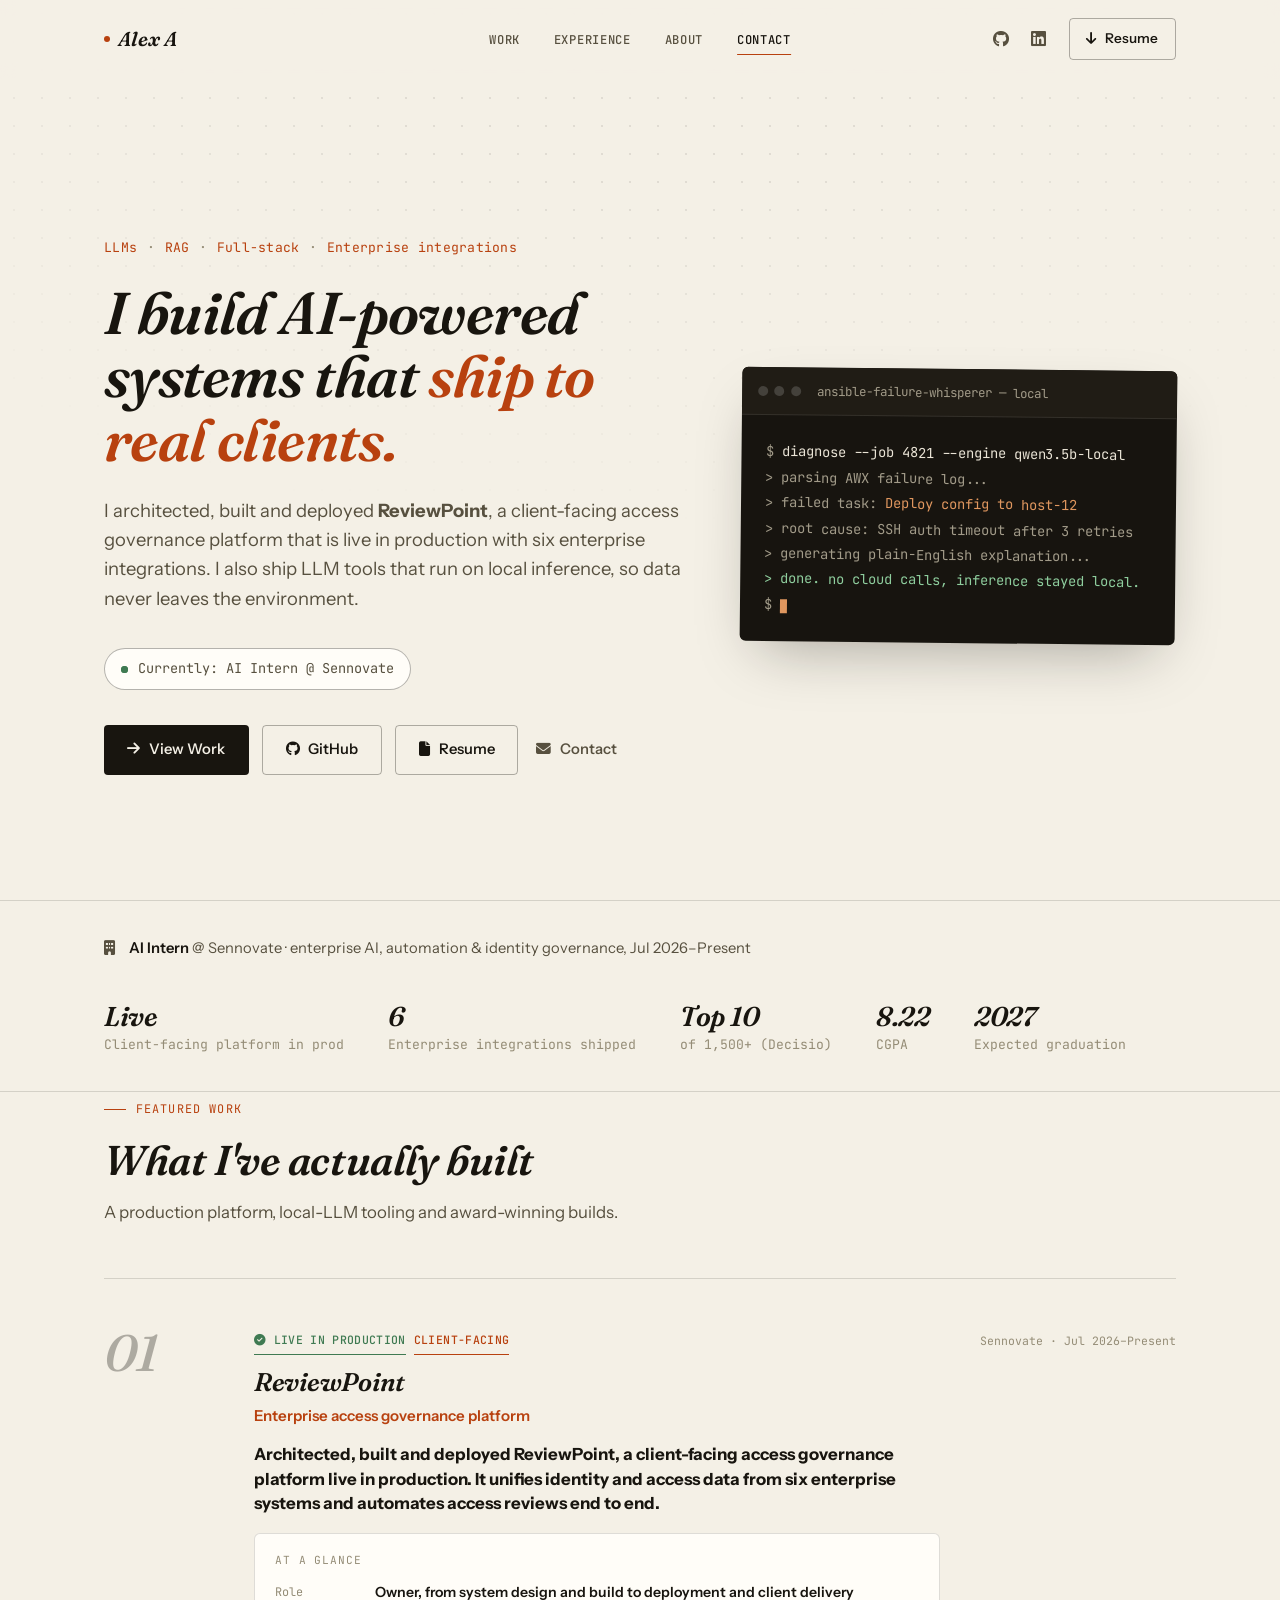
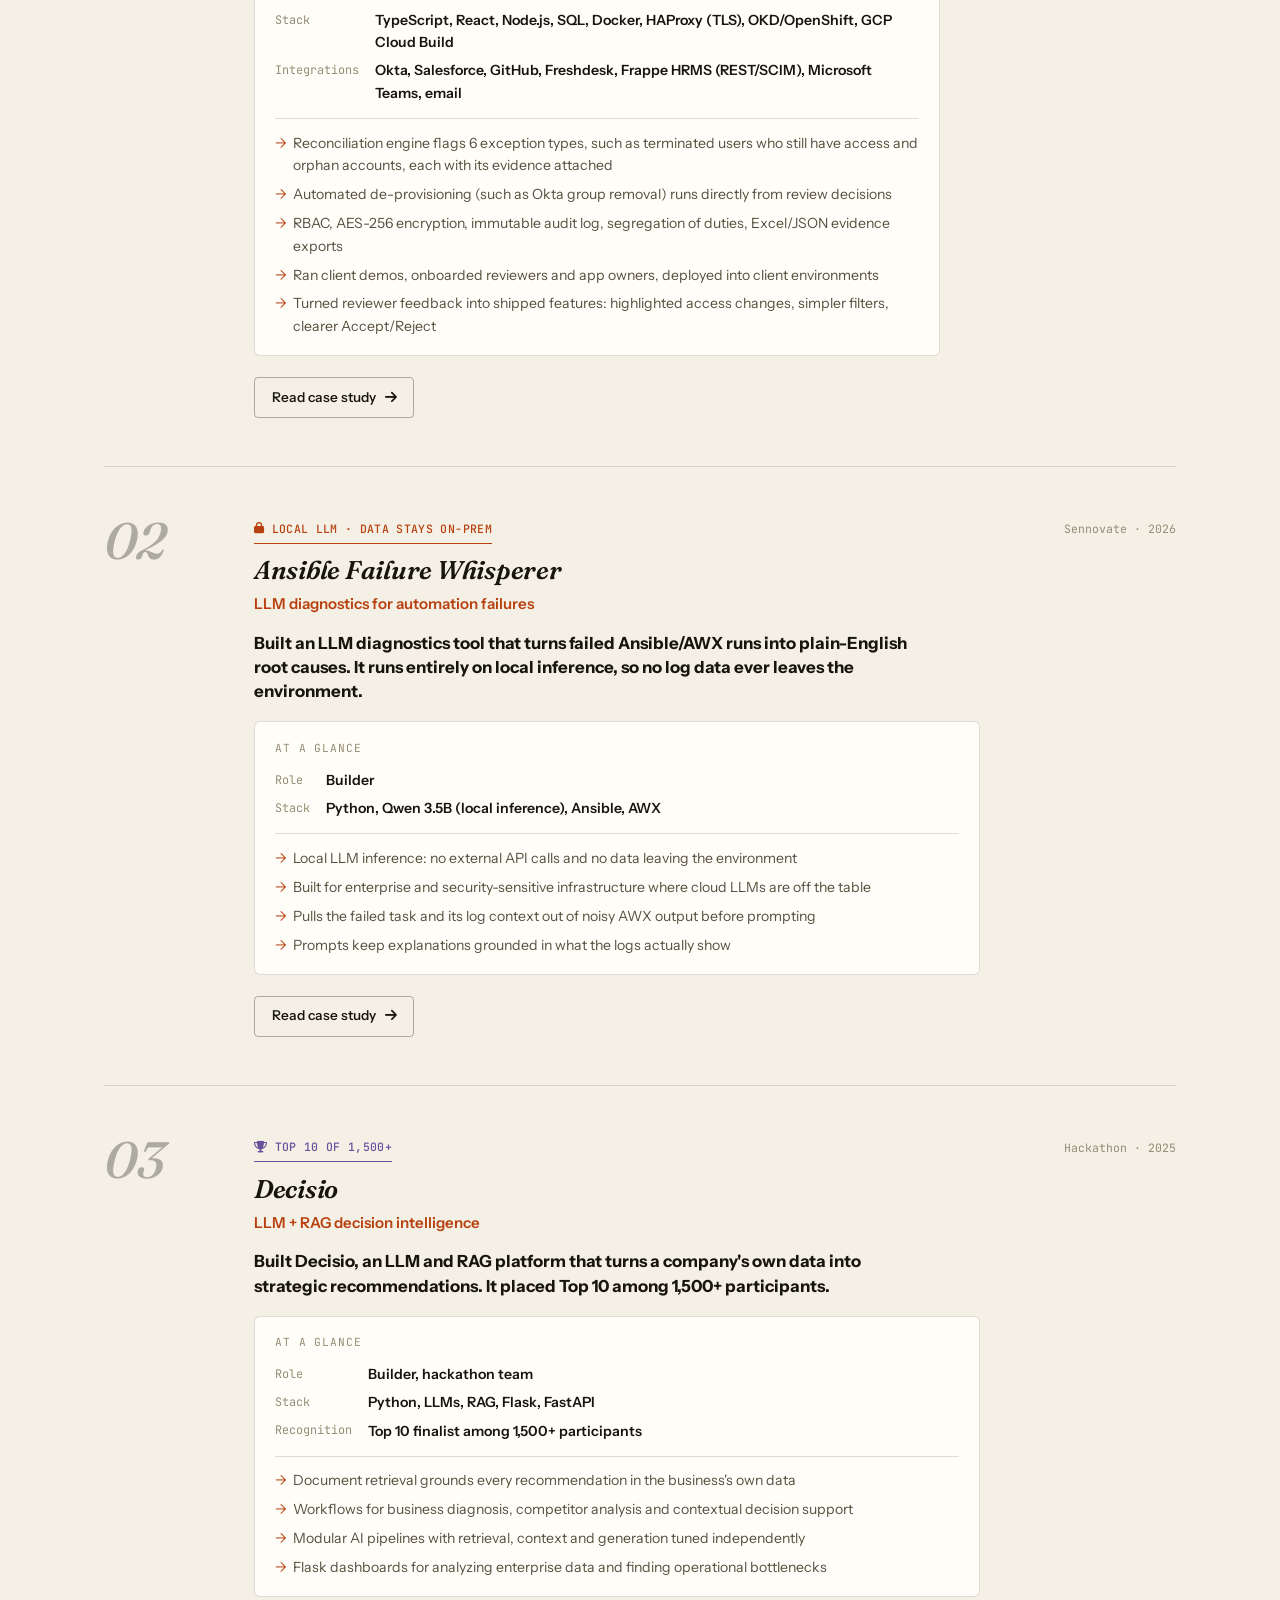
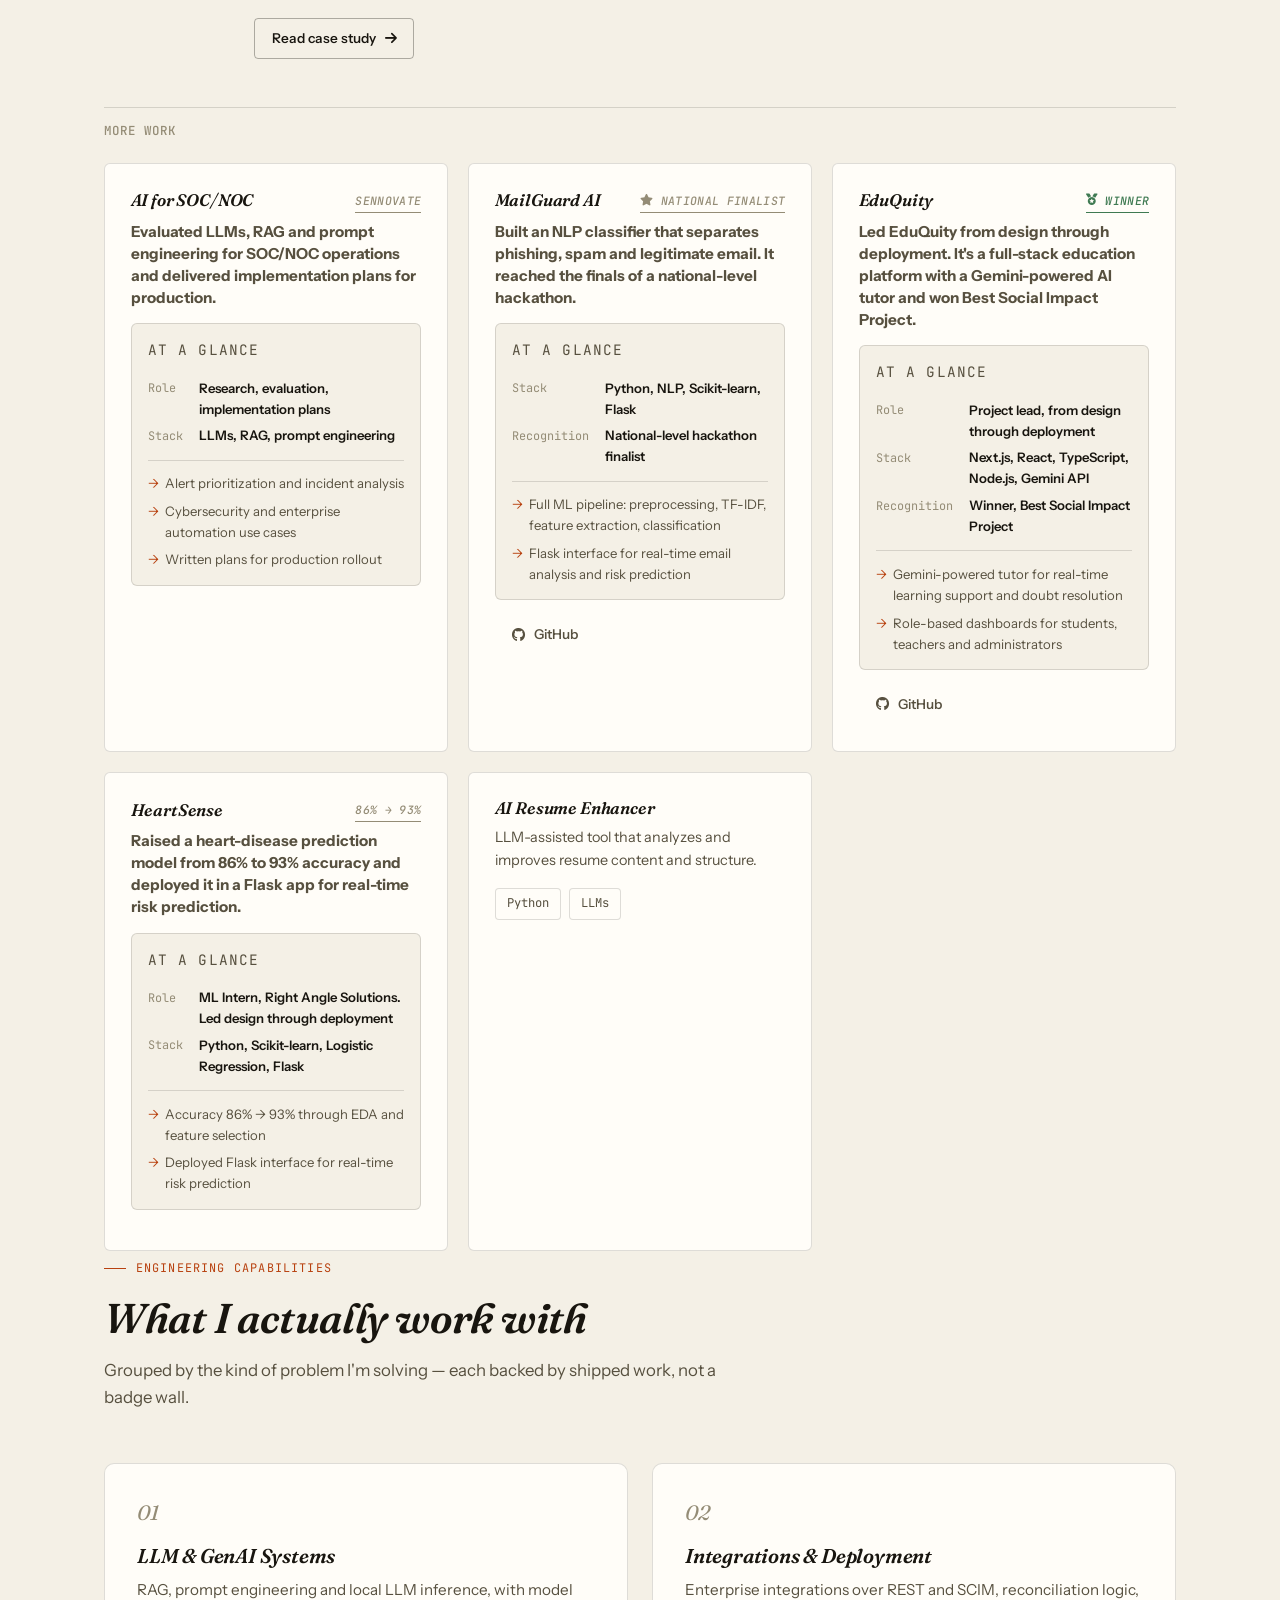
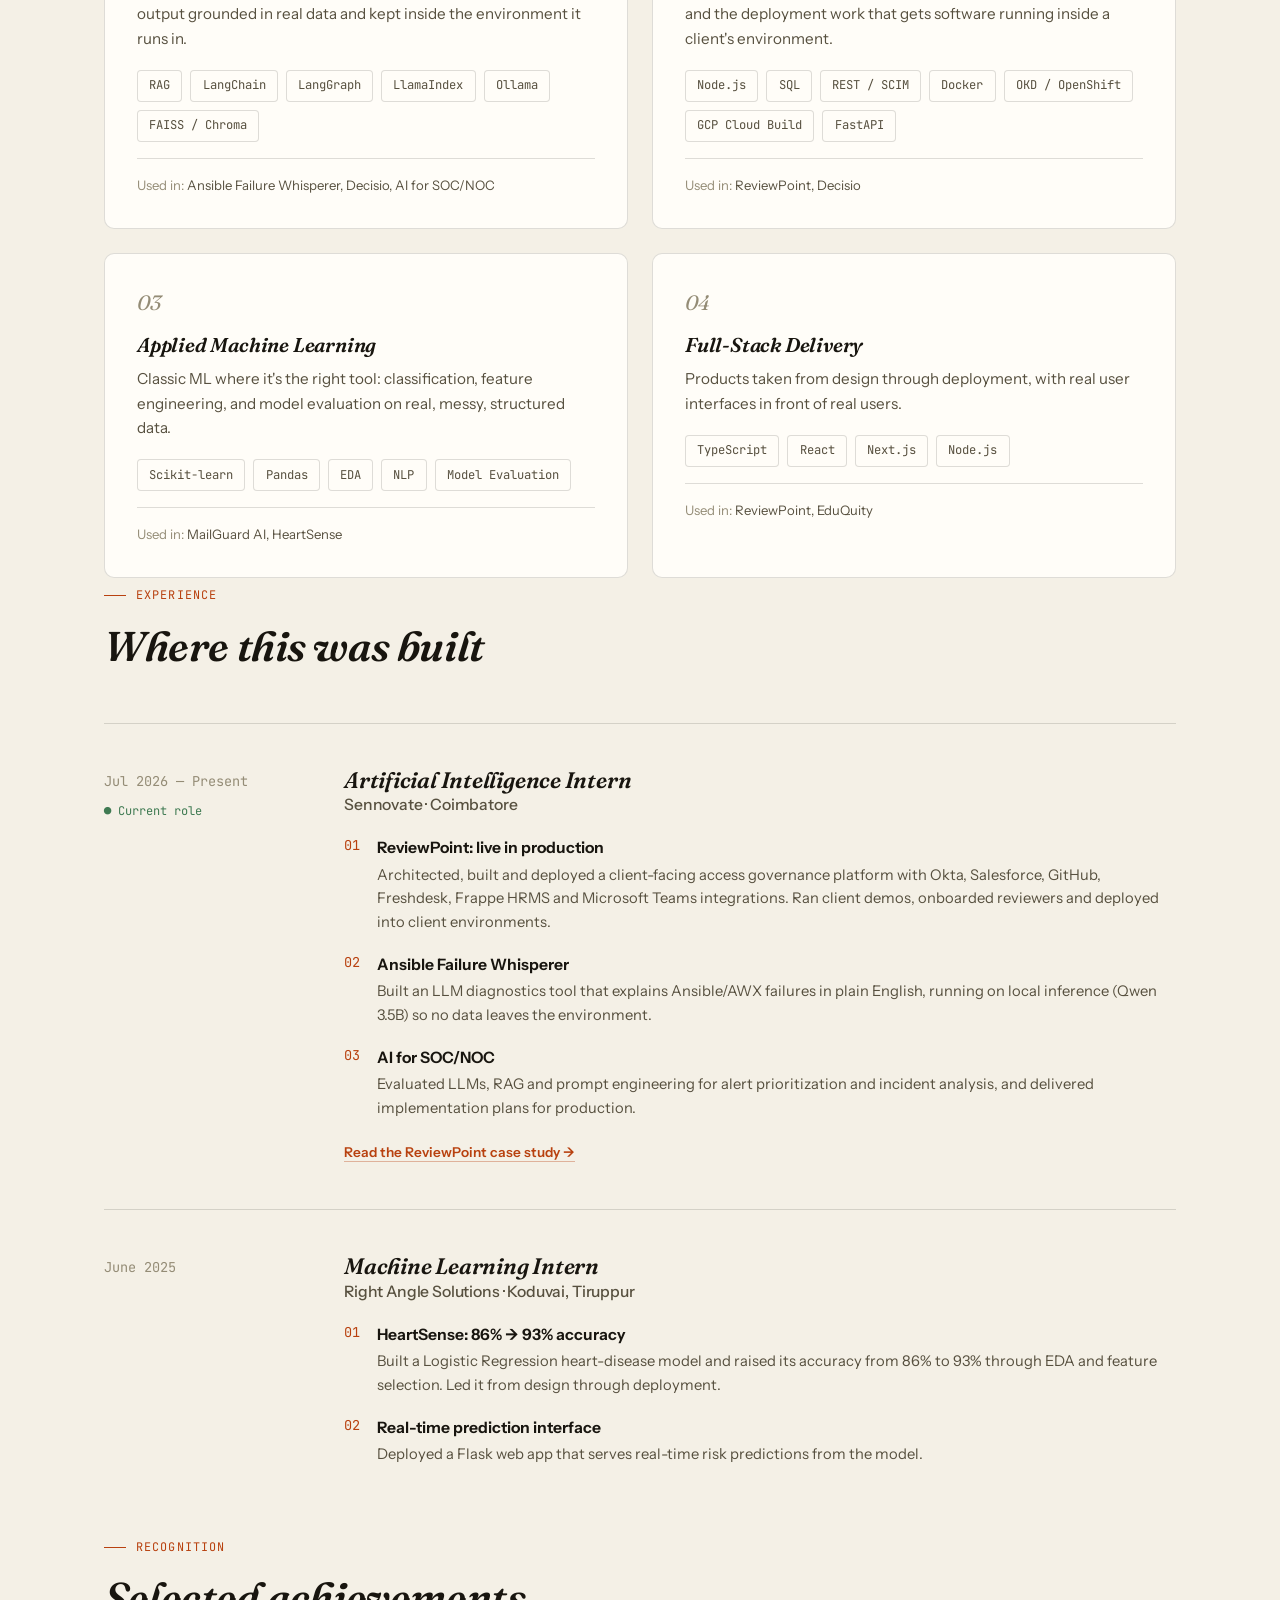
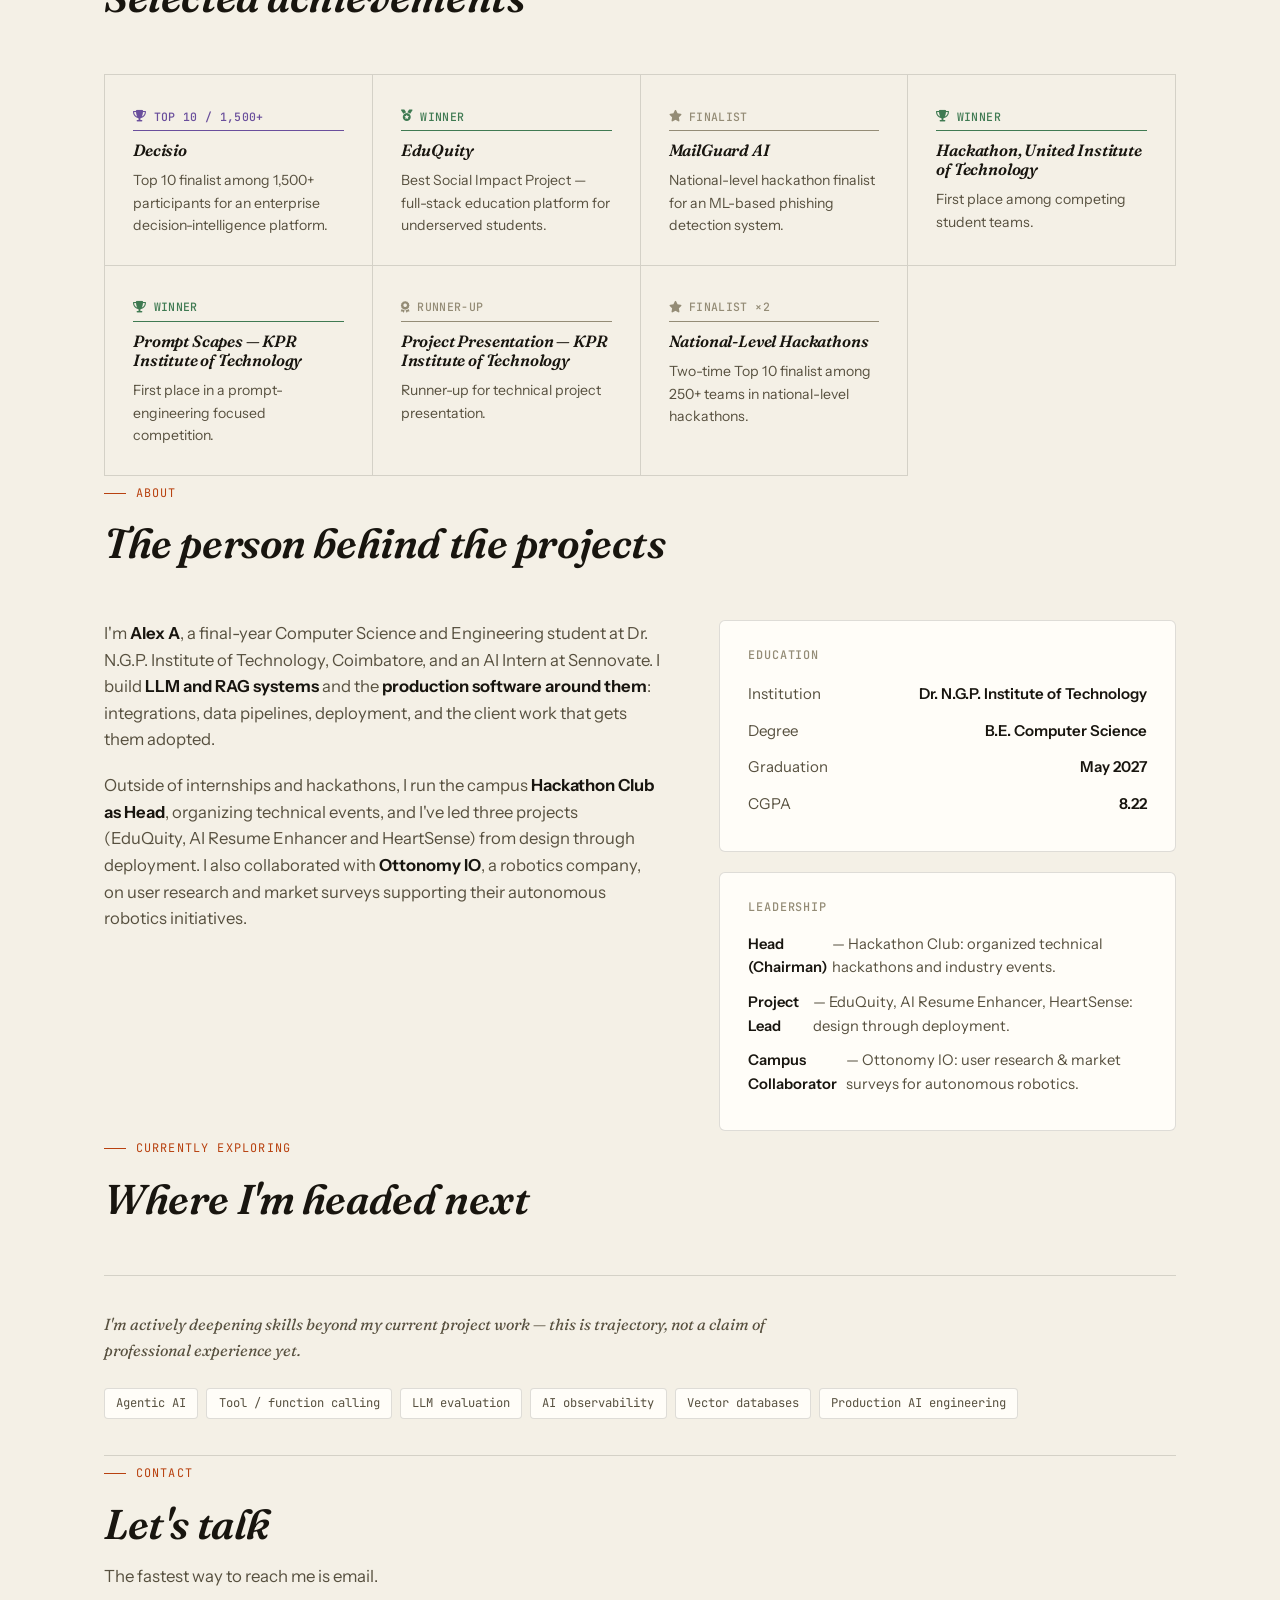
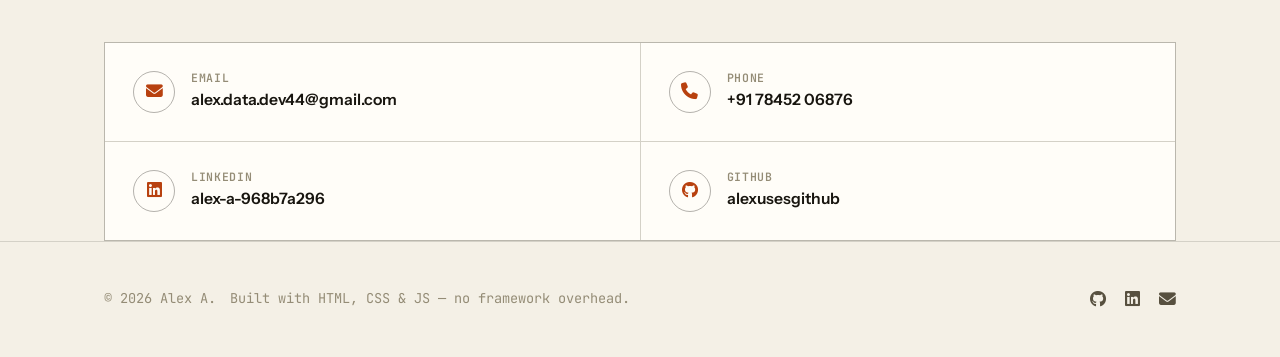
<file: index.html>
<!DOCTYPE html>
<html lang="en">

<head>
    <meta charset="UTF-8">
    <meta name="viewport" content="width=device-width, initial-scale=1.0">
    <title>Alex A — LLMs, RAG & Production Systems</title>
    <meta name="description"
        content="Alex A, AI Intern at Sennovate, architected, built and deployed ReviewPoint, a client-facing access governance platform live in production, and builds LLM, RAG and local-inference tools.">

    <!-- Open Graph -->
    <meta property="og:type" content="website">
    <meta property="og:title" content="Alex A — LLMs, RAG & Production Systems">
    <meta property="og:description"
        content="Architected, built and deployed a production access governance platform with six enterprise integrations. Also ships LLM, RAG and local-inference tools.">
    <meta name="twitter:card" content="summary">

    <link rel="icon" type="image/svg+xml" href="assets/favicon.svg">

    <!-- Fonts -->
    <link rel="preconnect" href="https://fonts.googleapis.com">
    <link rel="preconnect" href="https://fonts.gstatic.com" crossorigin>
    <link
        href="https://fonts.googleapis.com/css2?family=Fraunces:ital,wght@0,400;0,500;0,600;0,700;1,500;1,600&family=Instrument+Sans:wght@400;500;600;700&family=JetBrains+Mono:wght@400;500;600&display=swap"
        rel="stylesheet">
    <link rel="stylesheet" href="https://cdnjs.cloudflare.com/ajax/libs/font-awesome/6.4.0/css/all.min.css">

    <link rel="stylesheet" href="style.css">
</head>

<body>
    <a class="skip-link" href="#main">Skip to content</a>
    <div class="bg-grid" aria-hidden="true"></div>

    <!-- Navbar -->
    <nav class="navbar" id="navbar">
        <div class="nav-container">
            <a href="#home" class="logo"><span class="dot"></span> Alex A</a>
            <ul class="nav-links">
                <li><a href="#work">Work</a></li>
                <li><a href="#experience">Experience</a></li>
                <li><a href="#about">About</a></li>
                <li><a href="#contact">Contact</a></li>
            </ul>
            <div class="nav-right">
                <a href="https://github.com/alexusesgithub" class="icon-link" target="_blank" rel="noopener"
                    aria-label="GitHub"><i class="fa-brands fa-github"></i></a>
                <a href="https://www.linkedin.com/in/alex-a-968b7a296/" class="icon-link" target="_blank"
                    rel="noopener" aria-label="LinkedIn"><i class="fa-brands fa-linkedin"></i></a>
                <a href="assets/Alex_A_Resume.pdf" class="btn btn-outline btn-sm nav-btn" target="_blank"><i
                        class="fa-solid fa-arrow-down"></i> Resume</a>
                <button class="menu-toggle" aria-label="Open menu"><i class="fa-solid fa-bars"></i></button>
            </div>
        </div>
    </nav>

    <!-- Mobile menu -->
    <div class="mobile-menu">
        <button class="close-menu" aria-label="Close menu"><i class="fa-solid fa-xmark"></i></button>
        <ul class="mobile-links">
            <li><a href="#work">Work</a></li>
            <li><a href="#experience">Experience</a></li>
            <li><a href="#about">About</a></li>
            <li><a href="#contact">Contact</a></li>
        </ul>
        <div class="mobile-actions">
            <a href="assets/Alex_A_Resume.pdf" class="btn btn-outline" target="_blank"><i
                    class="fa-solid fa-arrow-down"></i> Resume</a>
            <a href="https://github.com/alexusesgithub" class="btn btn-ghost" target="_blank" rel="noopener"><i
                    class="fa-brands fa-github"></i> GitHub</a>
        </div>
    </div>

    <main id="main">
        <!-- Hero -->
        <section id="home" class="hero wrap">
            <div class="hero-content reveal">
                <p class="hero-eyebrow">LLMs <span class="sep">·</span> RAG <span class="sep">·</span>
                    Full-stack <span class="sep">·</span> Enterprise integrations</p>
                <h1>I build AI-powered systems that <span class="accent-text">ship to real clients.</span></h1>
                <p class="hero-desc">I architected, built and deployed <strong>ReviewPoint</strong>, a client-facing
                    access governance platform that is live in production with six enterprise integrations. I also
                    ship LLM tools that run on local inference, so data never leaves the environment.</p>
                <div class="hero-role"><span class="pulse"></span> Currently: AI Intern @ Sennovate</div>
                <div class="hero-buttons">
                    <a href="#work" class="btn btn-primary"><i class="fa-solid fa-arrow-right"></i> View Work</a>
                    <a href="https://github.com/alexusesgithub" class="btn btn-outline" target="_blank"
                        rel="noopener"><i class="fa-brands fa-github"></i> GitHub</a>
                    <a href="assets/Alex_A_Resume.pdf" class="btn btn-outline" target="_blank"><i
                            class="fa-solid fa-file"></i> Resume</a>
                    <a href="#contact" class="btn btn-ghost"><i class="fa-solid fa-envelope"></i> Contact</a>
                </div>
            </div>
            <div class="hero-visual reveal">
                <div class="terminal">
                    <div class="terminal-bar">
                        <span class="terminal-dot"></span><span class="terminal-dot"></span><span
                            class="terminal-dot"></span>
                        <span class="terminal-title">ansible-failure-whisperer — local</span>
                    </div>
                    <div class="terminal-body" id="hero-terminal">
                        <div><span class="prompt">$</span> <span class="cmd">diagnose --job 4821 --engine qwen3.5b-local</span></div>
                        <div class="out">&gt; parsing AWX failure log...</div>
                        <div class="out">&gt; failed task: <span class="accent">Deploy config to host-12</span></div>
                        <div class="out">&gt; root cause: SSH auth timeout after 3 retries</div>
                        <div class="out">&gt; generating plain-English explanation...</div>
                        <div class="ok">&gt; done. no cloud calls, inference stayed local.</div>
                        <div><span class="prompt">$</span> <span class="cur"></span></div>
                    </div>
                </div>
            </div>
        </section>

        <!-- Credibility strip -->
        <section class="credibility">
            <div class="wrap">
                <div class="cred-role">
                    <i class="fa-solid fa-building" style="color: var(--text-tertiary);"></i>
                    <span><strong>AI Intern</strong> @ Sennovate · enterprise AI, automation & identity governance,
                        Jul 2026–Present</span>
                </div>
                <div class="cred-stats">
                    <div class="cred-stat">
                        <h3>Live</h3>
                        <p>Client-facing platform in prod</p>
                    </div>
                    <div class="cred-stat">
                        <h3>6</h3>
                        <p>Enterprise integrations shipped</p>
                    </div>
                    <div class="cred-stat">
                        <h3>Top 10</h3>
                        <p>of 1,500+ (Decisio)</p>
                    </div>
                    <div class="cred-stat">
                        <h3>8.22</h3>
                        <p>CGPA</p>
                    </div>
                    <div class="cred-stat">
                        <h3>2027</h3>
                        <p>Expected graduation</p>
                    </div>
                </div>
            </div>
        </section>

        <!-- Featured Work -->
        <section id="work" class="wrap">
            <div class="section-head reveal">
                <p class="eyebrow">Featured Work</p>
                <h2 class="section-title">What I've actually built</h2>
                <p class="section-sub">A production platform, local-LLM tooling and award-winning builds.</p>
            </div>

            <div class="feature-list">
                <!-- 01 ReviewPoint -->
                <article class="feature-card reveal">
                    <div class="feature-index">01</div>
                    <div class="feature-body">
                        <div class="proj-awards">
                            <span class="badge badge-emerald"><i class="fa-solid fa-circle-check"></i> Live in production</span>
                            <span class="badge badge-accent">Client-facing</span>
                        </div>
                        <h3>ReviewPoint</h3>
                        <p class="feature-tagline">Enterprise access governance platform</p>
                        <p class="lead-line">Architected, built and deployed ReviewPoint, a client-facing access
                            governance platform live in production. It unifies identity and access data from six
                            enterprise systems and automates access reviews end to end.</p>
                        <div class="glance">
                            <p class="glance-title">At a glance</p>
                            <dl>
                                <dt>Role</dt><dd>Owner, from system design and build to deployment and client delivery</dd>
                                <dt>Stack</dt><dd>TypeScript, React, Node.js, SQL, Docker, HAProxy (TLS), OKD/OpenShift, GCP Cloud Build</dd>
                                <dt>Integrations</dt><dd>Okta, Salesforce, GitHub, Freshdesk, Frappe HRMS (REST/SCIM), Microsoft Teams, email</dd>
                            </dl>
                            <ul>
                                <li>Reconciliation engine flags 6 exception types, such as terminated users who still
                                    have access and orphan accounts, each with its evidence attached</li>
                                <li>Automated de-provisioning (such as Okta group removal) runs directly from review decisions</li>
                                <li>RBAC, AES-256 encryption, immutable audit log, segregation of duties, Excel/JSON evidence exports</li>
                                <li>Ran client demos, onboarded reviewers and app owners, deployed into client environments</li>
                                <li>Turned reviewer feedback into shipped features: highlighted access changes, simpler filters, clearer Accept/Reject</li>
                            </ul>
                        </div>
                        <div class="feature-actions">
                            <a href="projects/access-governance.html" class="btn btn-outline btn-sm">Read case study
                                <i class="fa-solid fa-arrow-right"></i></a>
                        </div>
                    </div>
                    <div class="feature-aside">
                        <span class="feature-status">Sennovate · Jul 2026–Present</span>
                    </div>
                </article>

                <!-- 02 Ansible Failure Whisperer -->
                <article class="feature-card reveal">
                    <div class="feature-index">02</div>
                    <div class="feature-body">
                        <div class="proj-awards">
                            <span class="badge badge-accent"><i class="fa-solid fa-lock"></i> Local LLM · data stays on-prem</span>
                        </div>
                        <h3>Ansible Failure Whisperer</h3>
                        <p class="feature-tagline">LLM diagnostics for automation failures</p>
                        <p class="lead-line">Built an LLM diagnostics tool that turns failed Ansible/AWX runs into
                            plain-English root causes. It runs entirely on local inference, so no log data ever
                            leaves the environment.</p>
                        <div class="glance">
                            <p class="glance-title">At a glance</p>
                            <dl>
                                <dt>Role</dt><dd>Builder</dd>
                                <dt>Stack</dt><dd>Python, Qwen 3.5B (local inference), Ansible, AWX</dd>
                            </dl>
                            <ul>
                                <li>Local LLM inference: no external API calls and no data leaving the environment</li>
                                <li>Built for enterprise and security-sensitive infrastructure where cloud LLMs are off the table</li>
                                <li>Pulls the failed task and its log context out of noisy AWX output before prompting</li>
                                <li>Prompts keep explanations grounded in what the logs actually show</li>
                            </ul>
                        </div>
                        <div class="feature-actions">
                            <a href="projects/ansible-failure-whisperer.html" class="btn btn-outline btn-sm">Read
                                case study <i class="fa-solid fa-arrow-right"></i></a>
                        </div>
                    </div>
                    <div class="feature-aside">
                        <span class="feature-status">Sennovate · 2026</span>
                    </div>
                </article>

                <!-- 03 Decisio -->
                <article class="feature-card reveal">
                    <div class="feature-index">03</div>
                    <div class="feature-body">
                        <div class="proj-awards">
                            <span class="badge badge-violet"><i class="fa-solid fa-trophy"></i> Top 10 of 1,500+</span>
                        </div>
                        <h3>Decisio</h3>
                        <p class="feature-tagline">LLM + RAG decision intelligence</p>
                        <p class="lead-line">Built Decisio, an LLM and RAG platform that turns a company's own data
                            into strategic recommendations. It placed Top 10 among 1,500+ participants.</p>
                        <div class="glance">
                            <p class="glance-title">At a glance</p>
                            <dl>
                                <dt>Role</dt><dd>Builder, hackathon team</dd>
                                <dt>Stack</dt><dd>Python, LLMs, RAG, Flask, FastAPI</dd>
                                <dt>Recognition</dt><dd>Top 10 finalist among 1,500+ participants</dd>
                            </dl>
                            <ul>
                                <li>Document retrieval grounds every recommendation in the business's own data</li>
                                <li>Workflows for business diagnosis, competitor analysis and contextual decision support</li>
                                <li>Modular AI pipelines with retrieval, context and generation tuned independently</li>
                                <li>Flask dashboards for analyzing enterprise data and finding operational bottlenecks</li>
                            </ul>
                        </div>
                        <div class="feature-actions">
                            <a href="projects/decisio.html" class="btn btn-outline btn-sm">Read case study <i
                                    class="fa-solid fa-arrow-right"></i></a>
                        </div>
                    </div>
                    <div class="feature-aside">
                        <span class="feature-status">Hackathon · 2025</span>
                    </div>
                </article>
            </div>

            <div class="more-work-head reveal">
                <h3>More work</h3>
            </div>
            <div class="more-work-grid reveal">
                <div class="mini-card">
                    <h4>AI for SOC/NOC <span class="badge badge-neutral">Sennovate</span></h4>
                    <p class="lead-line">Evaluated LLMs, RAG and prompt engineering for SOC/NOC operations and
                        delivered implementation plans for production.</p>
                    <div class="glance">
                        <p class="glance-title">At a glance</p>
                        <dl>
                            <dt>Role</dt><dd>Research, evaluation, implementation plans</dd>
                            <dt>Stack</dt><dd>LLMs, RAG, prompt engineering</dd>
                        </dl>
                        <ul>
                            <li>Alert prioritization and incident analysis</li>
                            <li>Cybersecurity and enterprise automation use cases</li>
                            <li>Written plans for production rollout</li>
                        </ul>
                    </div>
                </div>
                <div class="mini-card">
                    <h4>MailGuard AI <span class="badge badge-neutral"><i class="fa-solid fa-star"></i> National Finalist</span></h4>
                    <p class="lead-line">Built an NLP classifier that separates phishing, spam and legitimate email.
                        It reached the finals of a national-level hackathon.</p>
                    <div class="glance">
                        <p class="glance-title">At a glance</p>
                        <dl>
                            <dt>Stack</dt><dd>Python, NLP, Scikit-learn, Flask</dd>
                            <dt>Recognition</dt><dd>National-level hackathon finalist</dd>
                        </dl>
                        <ul>
                            <li>Full ML pipeline: preprocessing, TF-IDF, feature extraction, classification</li>
                            <li>Flask interface for real-time email analysis and risk prediction</li>
                        </ul>
                    </div>
                    <a href="https://github.com/alexusesgithub/email-spam-analyser" class="btn btn-ghost btn-sm"
                        target="_blank" rel="noopener"><i class="fa-brands fa-github"></i> GitHub</a>
                </div>
                <div class="mini-card">
                    <h4>EduQuity <span class="badge badge-emerald"><i class="fa-solid fa-medal"></i> Winner</span></h4>
                    <p class="lead-line">Led EduQuity from design through deployment. It's a full-stack education
                        platform with a Gemini-powered AI tutor and won Best Social Impact Project.</p>
                    <div class="glance">
                        <p class="glance-title">At a glance</p>
                        <dl>
                            <dt>Role</dt><dd>Project lead, from design through deployment</dd>
                            <dt>Stack</dt><dd>Next.js, React, TypeScript, Node.js, Gemini API</dd>
                            <dt>Recognition</dt><dd>Winner, Best Social Impact Project</dd>
                        </dl>
                        <ul>
                            <li>Gemini-powered tutor for real-time learning support and doubt resolution</li>
                            <li>Role-based dashboards for students, teachers and administrators</li>
                        </ul>
                    </div>
                    <a href="https://github.com/alexusesgithub/ai-education-equity-system"
                        class="btn btn-ghost btn-sm" target="_blank" rel="noopener"><i
                            class="fa-brands fa-github"></i> GitHub</a>
                </div>
                <div class="mini-card">
                    <h4>HeartSense <span class="badge badge-neutral">86% → 93%</span></h4>
                    <p class="lead-line">Raised a heart-disease prediction model from 86% to 93% accuracy and
                        deployed it in a Flask app for real-time risk prediction.</p>
                    <div class="glance">
                        <p class="glance-title">At a glance</p>
                        <dl>
                            <dt>Role</dt><dd>ML Intern, Right Angle Solutions. Led design through deployment</dd>
                            <dt>Stack</dt><dd>Python, Scikit-learn, Logistic Regression, Flask</dd>
                        </dl>
                        <ul>
                            <li>Accuracy 86% → 93% through EDA and feature selection</li>
                            <li>Deployed Flask interface for real-time risk prediction</li>
                        </ul>
                    </div>
                </div>
                <div class="mini-card">
                    <h4>AI Resume Enhancer</h4>
                    <p>LLM-assisted tool that analyzes and improves resume content and structure.</p>
                    <div class="chip-row">
                        <span class="chip">Python</span><span class="chip">LLMs</span>
                    </div>
                </div>
            </div>
        </section>

        <!-- Capabilities -->
        <section id="capabilities" class="wrap">
            <div class="section-head reveal">
                <p class="eyebrow">Engineering Capabilities</p>
                <h2 class="section-title">What I actually work with</h2>
                <p class="section-sub">Grouped by the kind of problem I'm solving — each backed by shipped work, not
                    a badge wall.</p>
            </div>
            <div class="capability-grid">
                <div class="capability-card reveal">
                    <div class="cap-num">01</div>
                    <h3>LLM & GenAI Systems</h3>
                    <p>RAG, prompt engineering and local LLM inference, with model output grounded in real data
                        and kept inside the environment it runs in.</p>
                    <div class="chip-row">
                        <span class="chip">RAG</span><span class="chip">LangChain</span><span
                            class="chip">LangGraph</span><span class="chip">LlamaIndex</span><span
                            class="chip">Ollama</span><span class="chip">FAISS / Chroma</span>
                    </div>
                    <div class="cap-projects">Used in: <span>Ansible Failure Whisperer, Decisio, AI for SOC/NOC</span></div>
                </div>
                <div class="capability-card reveal">
                    <div class="cap-num">02</div>
                    <h3>Integrations & Deployment</h3>
                    <p>Enterprise integrations over REST and SCIM, reconciliation logic, and the deployment work
                        that gets software running inside a client's environment.</p>
                    <div class="chip-row">
                        <span class="chip">Node.js</span><span class="chip">SQL</span><span
                            class="chip">REST / SCIM</span><span class="chip">Docker</span><span
                            class="chip">OKD / OpenShift</span><span class="chip">GCP Cloud Build</span><span
                            class="chip">FastAPI</span>
                    </div>
                    <div class="cap-projects">Used in: <span>ReviewPoint, Decisio</span></div>
                </div>
                <div class="capability-card reveal">
                    <div class="cap-num">03</div>
                    <h3>Applied Machine Learning</h3>
                    <p>Classic ML where it's the right tool: classification, feature engineering, and model
                        evaluation on real, messy, structured data.</p>
                    <div class="chip-row">
                        <span class="chip">Scikit-learn</span><span class="chip">Pandas</span><span
                            class="chip">EDA</span><span class="chip">NLP</span><span
                            class="chip">Model Evaluation</span>
                    </div>
                    <div class="cap-projects">Used in: <span>MailGuard AI, HeartSense</span></div>
                </div>
                <div class="capability-card reveal">
                    <div class="cap-num">04</div>
                    <h3>Full-Stack Delivery</h3>
                    <p>Products taken from design through deployment, with real user interfaces in front of real
                        users.</p>
                    <div class="chip-row">
                        <span class="chip">TypeScript</span><span class="chip">React</span><span
                            class="chip">Next.js</span><span class="chip">Node.js</span>
                    </div>
                    <div class="cap-projects">Used in: <span>ReviewPoint, EduQuity</span></div>
                </div>
            </div>
        </section>

        <!-- Experience -->
        <section id="experience" class="wrap">
            <div class="section-head reveal">
                <p class="eyebrow">Experience</p>
                <h2 class="section-title">Where this was built</h2>
            </div>
            <div class="timeline">
                <div class="timeline-item reveal">
                    <div class="timeline-when">
                        Jul 2026 — Present
                        <div class="current">● Current role</div>
                    </div>
                    <div class="timeline-content">
                        <h3>Artificial Intelligence Intern</h3>
                        <h4>Sennovate · Coimbatore</h4>
                        <div class="timeline-highlights">
                            <div class="timeline-highlight">
                                <span class="num">01</span>
                                <div>
                                    <strong>ReviewPoint: live in production</strong>
                                    <p>Architected, built and deployed a client-facing access governance platform
                                        with Okta, Salesforce, GitHub, Freshdesk, Frappe HRMS and Microsoft Teams
                                        integrations. Ran client demos, onboarded reviewers and deployed into client
                                        environments.</p>
                                </div>
                            </div>
                            <div class="timeline-highlight">
                                <span class="num">02</span>
                                <div>
                                    <strong>Ansible Failure Whisperer</strong>
                                    <p>Built an LLM diagnostics tool that explains Ansible/AWX failures in plain
                                        English, running on local inference (Qwen 3.5B) so no data leaves the
                                        environment.</p>
                                </div>
                            </div>
                            <div class="timeline-highlight">
                                <span class="num">03</span>
                                <div>
                                    <strong>AI for SOC/NOC</strong>
                                    <p>Evaluated LLMs, RAG and prompt engineering for alert prioritization and
                                        incident analysis, and delivered implementation plans for production.</p>
                                </div>
                            </div>
                        </div>
                        <a href="projects/access-governance.html" class="case-link">Read the ReviewPoint case
                            study →</a>
                    </div>
                </div>
                <div class="timeline-item reveal">
                    <div class="timeline-when">June 2025</div>
                    <div class="timeline-content">
                        <h3>Machine Learning Intern</h3>
                        <h4>Right Angle Solutions · Koduvai, Tiruppur</h4>
                        <div class="timeline-highlights">
                            <div class="timeline-highlight">
                                <span class="num">01</span>
                                <div>
                                    <strong>HeartSense: 86% → 93% accuracy</strong>
                                    <p>Built a Logistic Regression heart-disease model and raised its accuracy from
                                        86% to 93% through EDA and feature selection. Led it from design through
                                        deployment.</p>
                                </div>
                            </div>
                            <div class="timeline-highlight">
                                <span class="num">02</span>
                                <div>
                                    <strong>Real-time prediction interface</strong>
                                    <p>Deployed a Flask web app that serves real-time risk predictions from the
                                        model.</p>
                                </div>
                            </div>
                        </div>
                    </div>
                </div>
            </div>
        </section>

        <!-- Recognition -->
        <section id="recognition" class="wrap">
            <div class="section-head reveal">
                <p class="eyebrow">Recognition</p>
                <h2 class="section-title">Selected achievements</h2>
            </div>
            <div class="recognition-grid">
                <div class="recognition-card reveal">
                    <span class="badge badge-violet"><i class="fa-solid fa-trophy"></i> Top 10 / 1,500+</span>
                    <h4>Decisio</h4>
                    <p>Top 10 finalist among 1,500+ participants for an enterprise decision-intelligence platform.</p>
                </div>
                <div class="recognition-card reveal">
                    <span class="badge badge-emerald"><i class="fa-solid fa-medal"></i> Winner</span>
                    <h4>EduQuity</h4>
                    <p>Best Social Impact Project — full-stack education platform for underserved students.</p>
                </div>
                <div class="recognition-card reveal">
                    <span class="badge badge-neutral"><i class="fa-solid fa-star"></i> Finalist</span>
                    <h4>MailGuard AI</h4>
                    <p>National-level hackathon finalist for an ML-based phishing detection system.</p>
                </div>
                <div class="recognition-card reveal">
                    <span class="badge badge-emerald"><i class="fa-solid fa-trophy"></i> Winner</span>
                    <h4>Hackathon, United Institute of Technology</h4>
                    <p>First place among competing student teams.</p>
                </div>
                <div class="recognition-card reveal">
                    <span class="badge badge-emerald"><i class="fa-solid fa-trophy"></i> Winner</span>
                    <h4>Prompt Scapes — KPR Institute of Technology</h4>
                    <p>First place in a prompt-engineering focused competition.</p>
                </div>
                <div class="recognition-card reveal">
                    <span class="badge badge-neutral"><i class="fa-solid fa-award"></i> Runner-Up</span>
                    <h4>Project Presentation — KPR Institute of Technology</h4>
                    <p>Runner-up for technical project presentation.</p>
                </div>
                <div class="recognition-card reveal">
                    <span class="badge badge-neutral"><i class="fa-solid fa-star"></i> Finalist ×2</span>
                    <h4>National-Level Hackathons</h4>
                    <p>Two-time Top 10 finalist among 250+ teams in national-level hackathons.</p>
                </div>
            </div>
        </section>

        <!-- About -->
        <section id="about" class="wrap">
            <div class="section-head reveal">
                <p class="eyebrow">About</p>
                <h2 class="section-title">The person behind the projects</h2>
            </div>
            <div class="about-grid">
                <div class="about-text reveal">
                    <p>I'm <strong>Alex A</strong>, a final-year Computer Science and Engineering student at Dr.
                        N.G.P. Institute of Technology, Coimbatore, and an AI Intern at Sennovate. I build
                        <strong>LLM and RAG systems</strong> and the <strong>production software around them</strong>:
                        integrations, data pipelines, deployment, and the client work that gets them adopted.</p>
                    <p>Outside of internships and hackathons, I run the campus <strong>Hackathon Club as Head</strong>,
                        organizing technical events, and I've led three projects (EduQuity, AI Resume
                        Enhancer and HeartSense) from design through deployment. I also collaborated with
                        <strong>Ottonomy IO</strong>, a robotics company, on user research and market surveys
                        supporting their autonomous robotics initiatives.</p>
                </div>
                <div class="about-side reveal">
                    <div class="about-card">
                        <h4>Education</h4>
                        <div class="row"><span>Institution</span><span>Dr. N.G.P. Institute of Technology</span></div>
                        <div class="row"><span>Degree</span><span>B.E. Computer Science</span></div>
                        <div class="row"><span>Graduation</span><span>May 2027</span></div>
                        <div class="row"><span>CGPA</span><span>8.22</span></div>
                    </div>
                    <div class="about-card">
                        <h4>Leadership</h4>
                        <ul class="about-leadership">
                            <li><strong>Head (Chairman)</strong> — Hackathon Club: organized technical hackathons and
                                industry events.</li>
                            <li><strong>Project Lead</strong> — EduQuity, AI Resume Enhancer, HeartSense: design
                                through deployment.</li>
                            <li><strong>Campus Collaborator</strong> — Ottonomy IO: user research & market surveys for
                                autonomous robotics.</li>
                        </ul>
                    </div>
                </div>
            </div>
        </section>

        <!-- Currently Exploring -->
        <section id="exploring" class="wrap">
            <div class="section-head reveal">
                <p class="eyebrow">Currently Exploring</p>
                <h2 class="section-title">Where I'm headed next</h2>
            </div>
            <div class="exploring-box reveal">
                <p class="exploring-note">I'm actively deepening skills beyond my current project work — this is
                    trajectory, not a claim of professional experience yet.</p>
                <div class="chip-row">
                    <span class="chip">Agentic AI</span>
                    <span class="chip">Tool / function calling</span>
                    <span class="chip">LLM evaluation</span>
                    <span class="chip">AI observability</span>
                    <span class="chip">Vector databases</span>
                    <span class="chip">Production AI engineering</span>
                </div>
            </div>
        </section>

        <!-- Contact -->
        <section id="contact" class="wrap">
            <div class="section-head reveal">
                <p class="eyebrow">Contact</p>
                <h2 class="section-title">Let's talk</h2>
                <p class="section-sub">The fastest way to reach me is email.</p>
            </div>
            <div class="contact-grid reveal">
                <a href="mailto:alex.data.dev44@gmail.com" class="contact-card">
                    <span class="ci-icon"><i class="fa-solid fa-envelope"></i></span>
                    <div>
                        <h4>Email</h4>
                        <span>alex.data.dev44@gmail.com</span>
                    </div>
                </a>
                <a href="tel:+917845206876" class="contact-card">
                    <span class="ci-icon"><i class="fa-solid fa-phone"></i></span>
                    <div>
                        <h4>Phone</h4>
                        <span>+91 78452 06876</span>
                    </div>
                </a>
                <a href="https://www.linkedin.com/in/alex-a-968b7a296/" class="contact-card" target="_blank"
                    rel="noopener">
                    <span class="ci-icon"><i class="fa-brands fa-linkedin"></i></span>
                    <div>
                        <h4>LinkedIn</h4>
                        <span>alex-a-968b7a296</span>
                    </div>
                </a>
                <a href="https://github.com/alexusesgithub" class="contact-card" target="_blank" rel="noopener">
                    <span class="ci-icon"><i class="fa-brands fa-github"></i></span>
                    <div>
                        <h4>GitHub</h4>
                        <span>alexusesgithub</span>
                    </div>
                </a>
            </div>
        </section>
    </main>

    <footer>
        <div class="wrap">
            <div class="footer-left">
                <span>&copy; 2026 Alex A.</span>
                <span>Built with HTML, CSS & JS — no framework overhead.</span>
            </div>
            <div class="footer-socials">
                <a href="https://github.com/alexusesgithub" target="_blank" rel="noopener" aria-label="GitHub"><i
                        class="fa-brands fa-github"></i></a>
                <a href="https://www.linkedin.com/in/alex-a-968b7a296/" target="_blank" rel="noopener"
                    aria-label="LinkedIn"><i class="fa-brands fa-linkedin"></i></a>
                <a href="mailto:alex.data.dev44@gmail.com" aria-label="Email"><i
                        class="fa-solid fa-envelope"></i></a>
            </div>
        </div>
    </footer>

    <script src="script.js"></script>
</body>

</html>
</file>
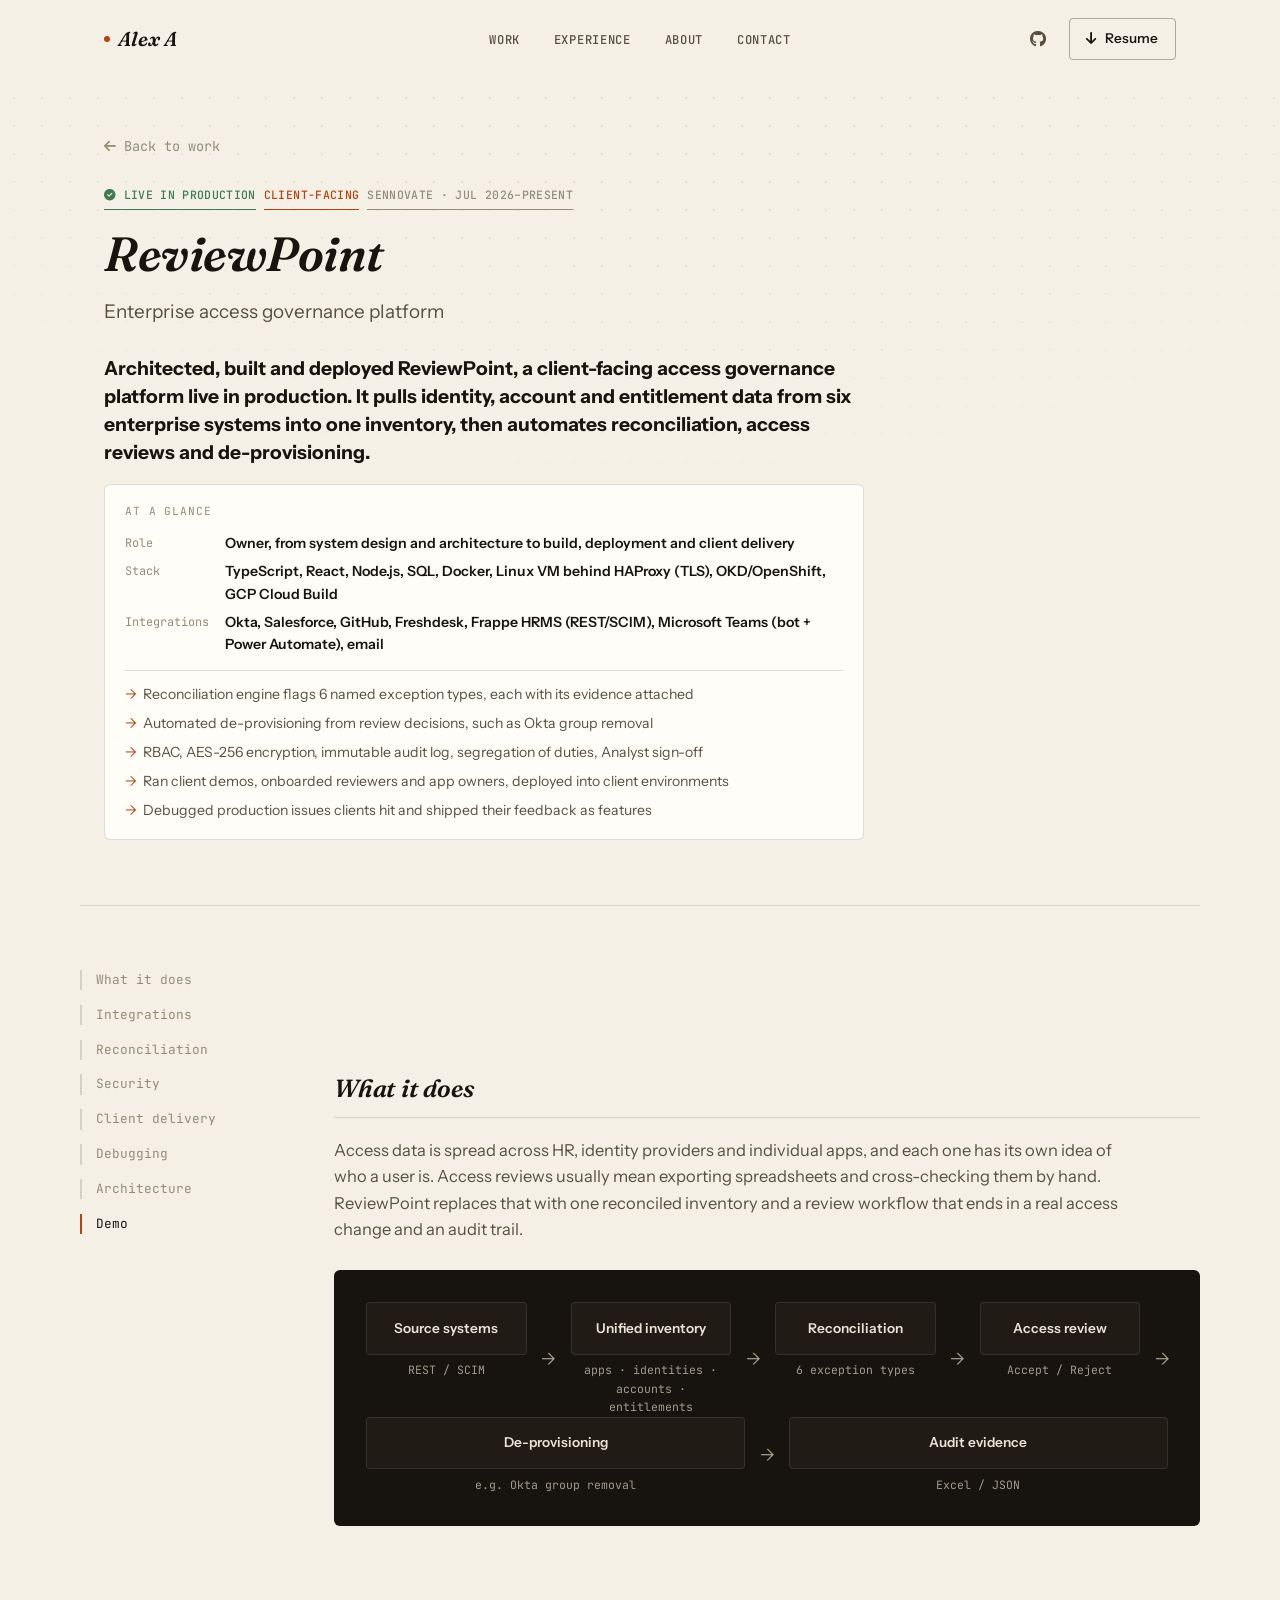
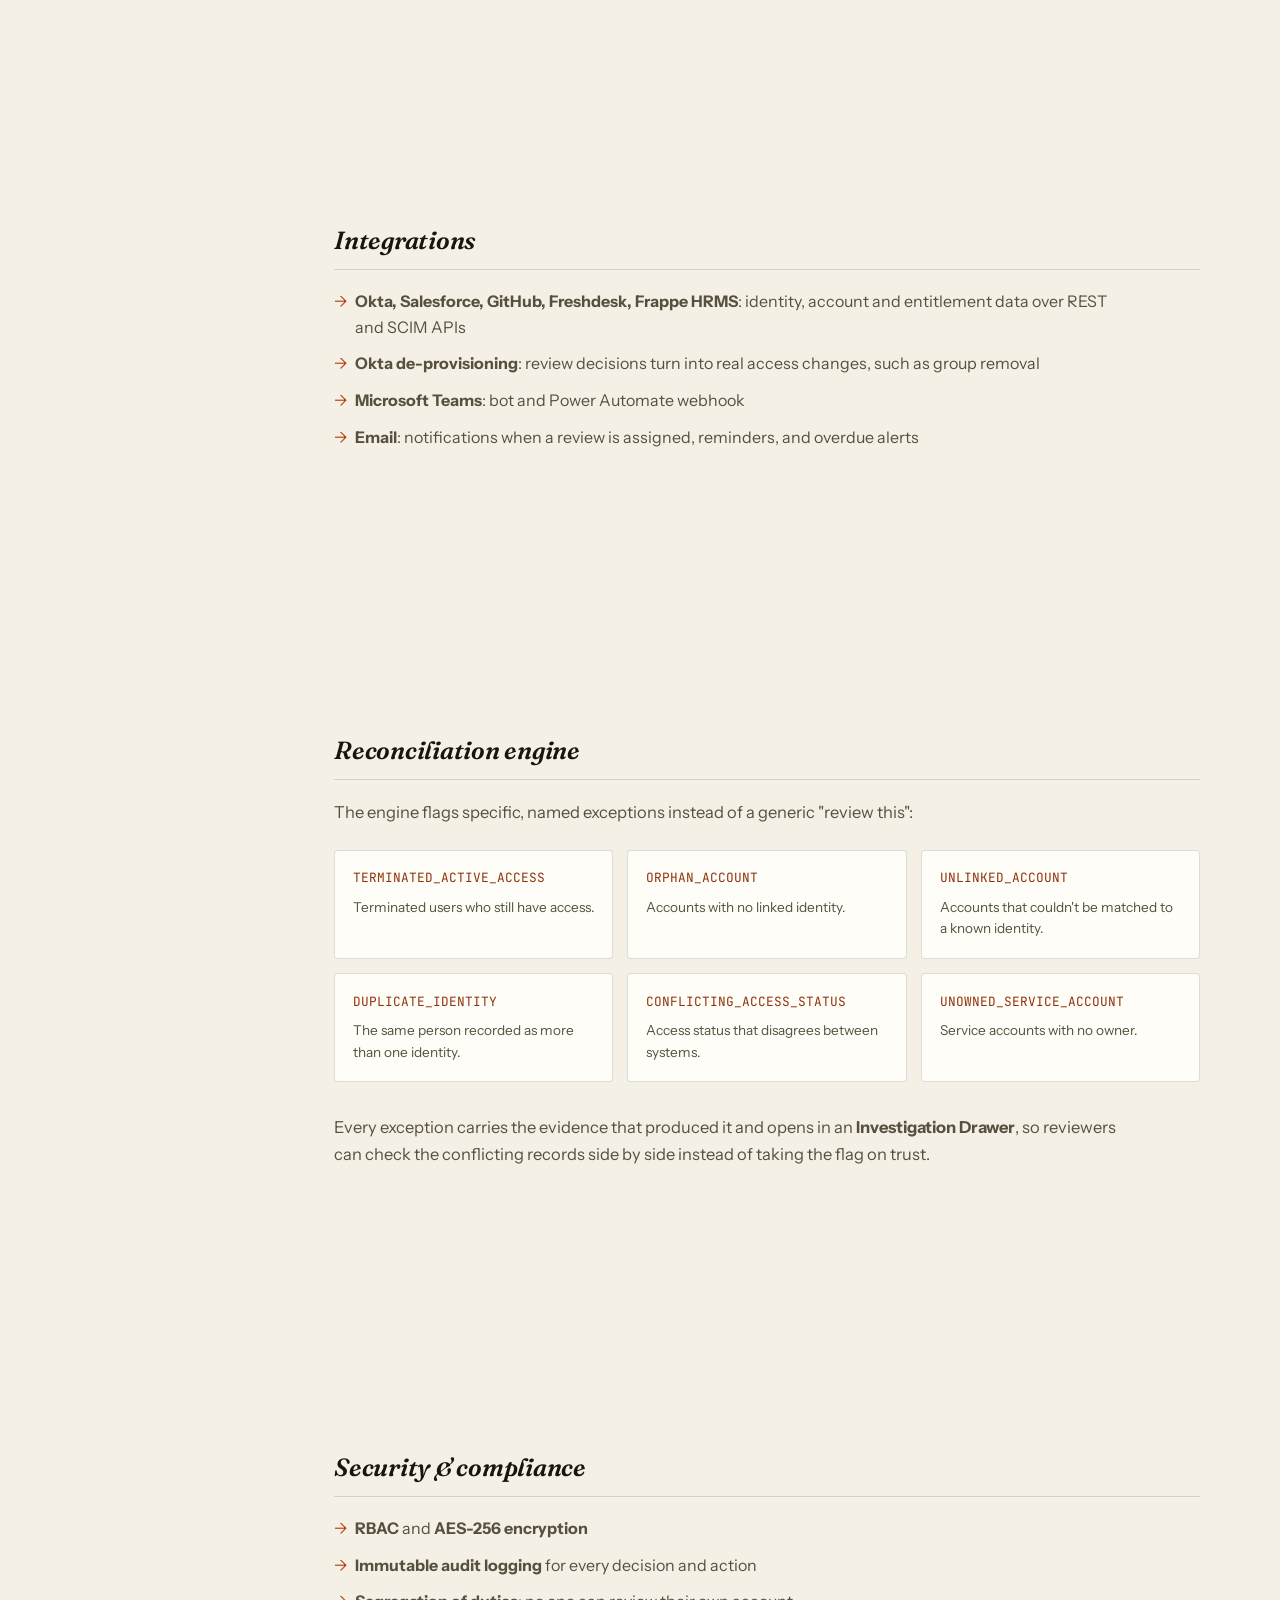
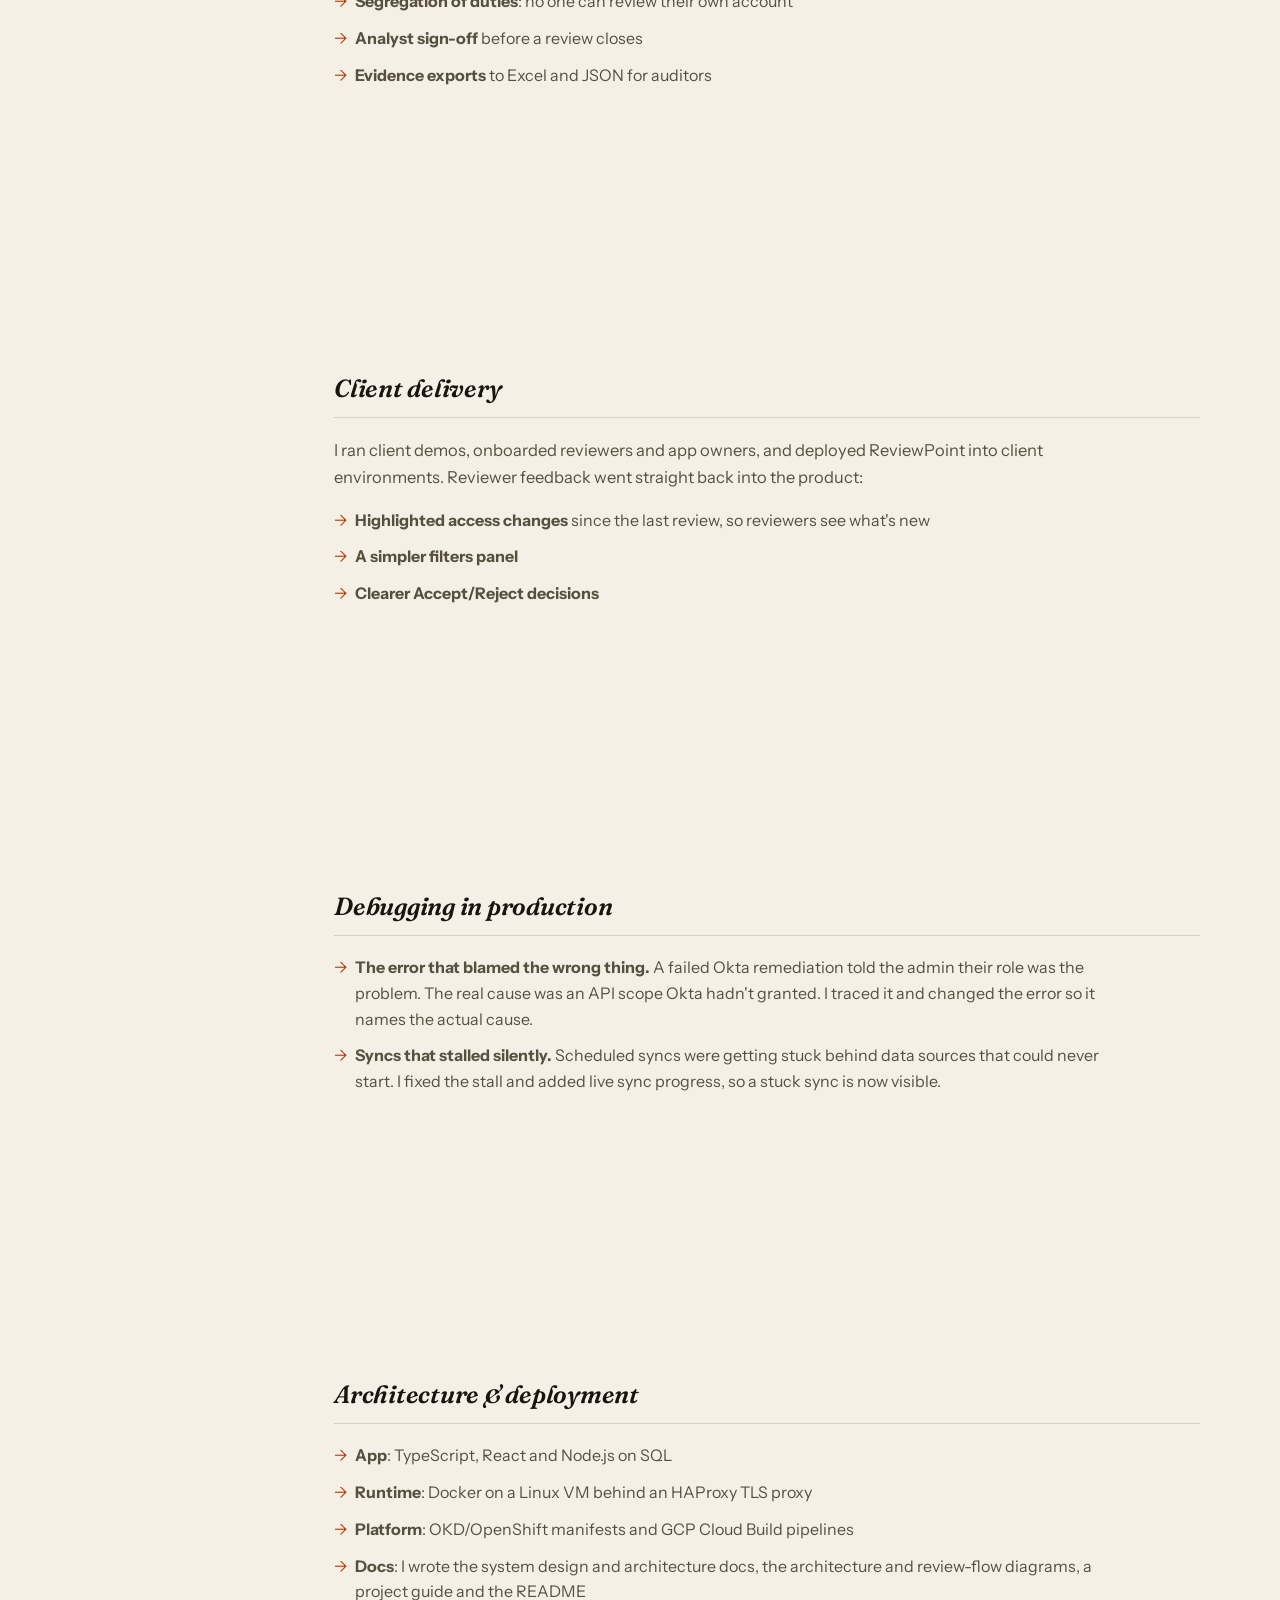
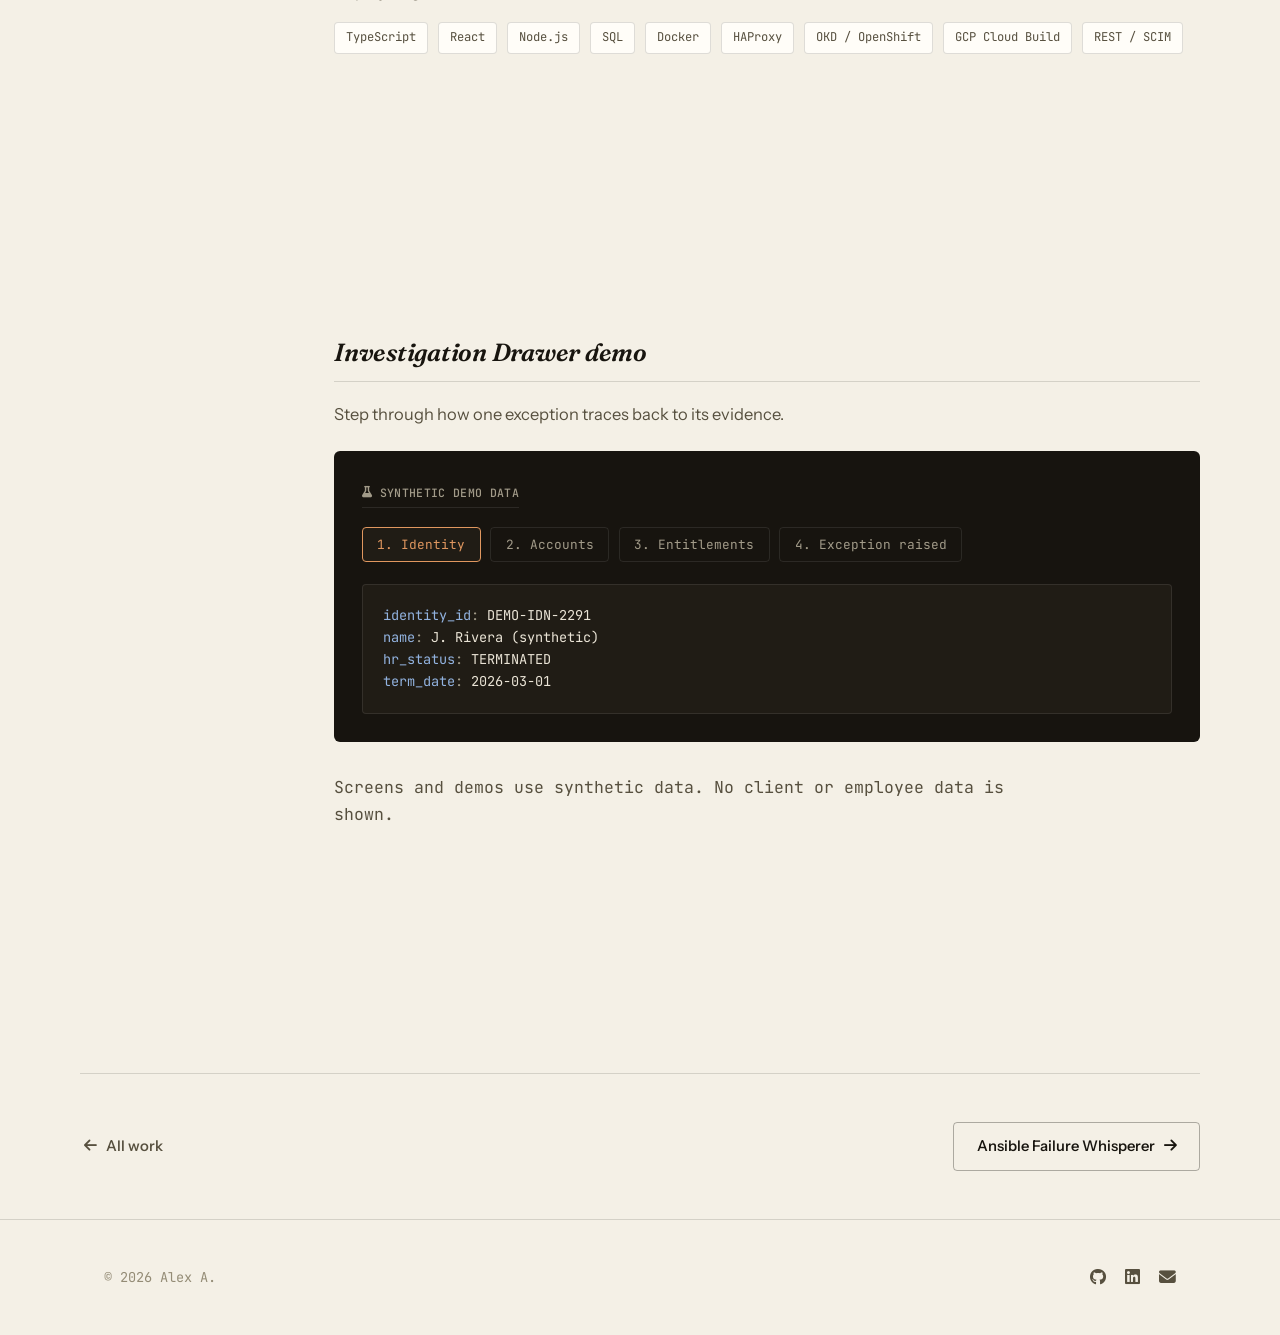
<file: projects/access-governance.html>
<!DOCTYPE html>
<html lang="en">

<head>
    <meta charset="UTF-8">
    <meta name="viewport" content="width=device-width, initial-scale=1.0">
    <title>ReviewPoint, Access Governance Platform — Alex A</title>
    <meta name="description"
        content="Case study: ReviewPoint, a client-facing access governance platform live in production, with Okta, Salesforce, GitHub, Freshdesk, Frappe HRMS and Microsoft Teams integrations.">
    <link rel="icon" type="image/svg+xml" href="../assets/favicon.svg">
    <link rel="preconnect" href="https://fonts.googleapis.com">
    <link rel="preconnect" href="https://fonts.gstatic.com" crossorigin>
    <link
        href="https://fonts.googleapis.com/css2?family=Fraunces:ital,wght@0,400;0,500;0,600;0,700;1,500;1,600&family=Instrument+Sans:wght@400;500;600;700&family=JetBrains+Mono:wght@400;500;600&display=swap"
        rel="stylesheet">
    <link rel="stylesheet" href="https://cdnjs.cloudflare.com/ajax/libs/font-awesome/6.4.0/css/all.min.css">
    <link rel="stylesheet" href="../style.css">
</head>

<body>
    <a class="skip-link" href="#main">Skip to content</a>
    <div class="bg-grid" aria-hidden="true"></div>

    <nav class="navbar scrolled" id="navbar">
        <div class="nav-container">
            <a href="../index.html" class="logo"><span class="dot"></span> Alex A</a>
            <ul class="nav-links">
                <li><a href="../index.html#work">Work</a></li>
                <li><a href="../index.html#experience">Experience</a></li>
                <li><a href="../index.html#about">About</a></li>
                <li><a href="../index.html#contact">Contact</a></li>
            </ul>
            <div class="nav-right">
                <a href="https://github.com/alexusesgithub" class="icon-link" target="_blank" rel="noopener"
                    aria-label="GitHub"><i class="fa-brands fa-github"></i></a>
                <a href="../assets/Alex_A_Resume.pdf" class="btn btn-outline btn-sm nav-btn" target="_blank"><i
                        class="fa-solid fa-arrow-down"></i> Resume</a>
                <button class="menu-toggle" aria-label="Open menu"><i class="fa-solid fa-bars"></i></button>
            </div>
        </div>
    </nav>

    <div class="mobile-menu">
        <button class="close-menu" aria-label="Close menu"><i class="fa-solid fa-xmark"></i></button>
        <ul class="mobile-links">
            <li><a href="../index.html#work">Work</a></li>
            <li><a href="../index.html#experience">Experience</a></li>
            <li><a href="../index.html#about">About</a></li>
            <li><a href="../index.html#contact">Contact</a></li>
        </ul>
    </div>

    <main id="main">
        <header class="cs-hero wrap">
            <a href="../index.html#work" class="cs-back reveal"><i class="fa-solid fa-arrow-left"></i> Back to work</a>
            <div class="proj-awards reveal">
                <span class="badge badge-emerald"><i class="fa-solid fa-circle-check"></i> Live in production</span>
                <span class="badge badge-accent">Client-facing</span>
                <span class="badge badge-neutral">Sennovate · Jul 2026–Present</span>
            </div>
            <h1 class="reveal" style="margin-top:1rem;">ReviewPoint</h1>
            <p class="cs-tagline reveal">Enterprise access governance platform</p>
            <p class="lead-line reveal">Architected, built and deployed ReviewPoint, a client-facing access
                governance platform live in production. It pulls identity, account and entitlement data from six
                enterprise systems into one inventory, then automates reconciliation, access reviews and
                de-provisioning.</p>
            <div class="glance reveal">
                <p class="glance-title">At a glance</p>
                <dl>
                    <dt>Role</dt><dd>Owner, from system design and architecture to build, deployment and client delivery</dd>
                    <dt>Stack</dt><dd>TypeScript, React, Node.js, SQL, Docker, Linux VM behind HAProxy (TLS), OKD/OpenShift, GCP Cloud Build</dd>
                    <dt>Integrations</dt><dd>Okta, Salesforce, GitHub, Freshdesk, Frappe HRMS (REST/SCIM), Microsoft Teams (bot + Power Automate), email</dd>
                </dl>
                <ul>
                    <li>Reconciliation engine flags 6 named exception types, each with its evidence attached</li>
                    <li>Automated de-provisioning from review decisions, such as Okta group removal</li>
                    <li>RBAC, AES-256 encryption, immutable audit log, segregation of duties, Analyst sign-off</li>
                    <li>Ran client demos, onboarded reviewers and app owners, deployed into client environments</li>
                    <li>Debugged production issues clients hit and shipped their feedback as features</li>
                </ul>
            </div>
        </header>

        <div class="wrap cs-body">
            <nav class="cs-toc reveal" aria-label="Case study sections">
                <a href="#what">What it does</a>
                <a href="#integrations">Integrations</a>
                <a href="#reconciliation">Reconciliation</a>
                <a href="#security">Security</a>
                <a href="#delivery">Client delivery</a>
                <a href="#debugging">Debugging</a>
                <a href="#architecture">Architecture</a>
                <a href="#demo">Demo</a>
            </nav>

            <div class="cs-content">
                <section id="what" class="cs-section reveal">
                    <h2>What it does</h2>
                    <p>Access data is spread across HR, identity providers and individual apps, and each one has
                        its own idea of who a user is. Access reviews usually mean exporting spreadsheets and
                        cross-checking them by hand. ReviewPoint replaces that with one reconciled inventory and a
                        review workflow that ends in a real access change and an audit trail.</p>
                    <div class="pipeline">
                        <div class="pipeline-node"><div class="node-box">Source systems</div><div class="node-sub">REST / SCIM</div></div>
                        <div class="pipeline-arrow">→</div>
                        <div class="pipeline-node"><div class="node-box">Unified inventory</div><div class="node-sub">apps · identities · accounts · entitlements</div></div>
                        <div class="pipeline-arrow">→</div>
                        <div class="pipeline-node"><div class="node-box">Reconciliation</div><div class="node-sub">6 exception types</div></div>
                        <div class="pipeline-arrow">→</div>
                        <div class="pipeline-node"><div class="node-box">Access review</div><div class="node-sub">Accept / Reject</div></div>
                        <div class="pipeline-arrow">→</div>
                        <div class="pipeline-node"><div class="node-box">De-provisioning</div><div class="node-sub">e.g. Okta group removal</div></div>
                        <div class="pipeline-arrow">→</div>
                        <div class="pipeline-node"><div class="node-box">Audit evidence</div><div class="node-sub">Excel / JSON</div></div>
                    </div>
                </section>

                <section id="integrations" class="cs-section reveal">
                    <h2>Integrations</h2>
                    <ul>
                        <li><strong>Okta, Salesforce, GitHub, Freshdesk, Frappe HRMS</strong>: identity, account and
                            entitlement data over REST and SCIM APIs</li>
                        <li><strong>Okta de-provisioning</strong>: review decisions turn into real access changes,
                            such as group removal</li>
                        <li><strong>Microsoft Teams</strong>: bot and Power Automate webhook</li>
                        <li><strong>Email</strong>: notifications when a review is assigned, reminders, and overdue alerts</li>
                    </ul>
                </section>

                <section id="reconciliation" class="cs-section reveal">
                    <h2>Reconciliation engine</h2>
                    <p>The engine flags specific, named exceptions instead of a generic "review this":</p>
                    <div class="issue-grid">
                        <div class="issue-card"><code>TERMINATED_ACTIVE_ACCESS</code><p>Terminated users who still
                                have access.</p></div>
                        <div class="issue-card"><code>ORPHAN_ACCOUNT</code><p>Accounts with no linked identity.</p></div>
                        <div class="issue-card"><code>UNLINKED_ACCOUNT</code><p>Accounts that couldn't be matched
                                to a known identity.</p></div>
                        <div class="issue-card"><code>DUPLICATE_IDENTITY</code><p>The same person recorded as more
                                than one identity.</p></div>
                        <div class="issue-card"><code>CONFLICTING_ACCESS_STATUS</code><p>Access status that
                                disagrees between systems.</p></div>
                        <div class="issue-card"><code>UNOWNED_SERVICE_ACCOUNT</code><p>Service accounts with no
                                owner.</p></div>
                    </div>
                    <p>Every exception carries the evidence that produced it and opens in an
                        <strong>Investigation Drawer</strong>, so reviewers can check the conflicting records side by
                        side instead of taking the flag on trust.</p>
                </section>

                <section id="security" class="cs-section reveal">
                    <h2>Security & compliance</h2>
                    <ul>
                        <li><strong>RBAC</strong> and <strong>AES-256 encryption</strong></li>
                        <li><strong>Immutable audit logging</strong> for every decision and action</li>
                        <li><strong>Segregation of duties</strong>: no one can review their own account</li>
                        <li><strong>Analyst sign-off</strong> before a review closes</li>
                        <li><strong>Evidence exports</strong> to Excel and JSON for auditors</li>
                    </ul>
                </section>

                <section id="delivery" class="cs-section reveal">
                    <h2>Client delivery</h2>
                    <p>I ran client demos, onboarded reviewers and app owners, and deployed ReviewPoint into client
                        environments. Reviewer feedback went straight back into the product:</p>
                    <ul>
                        <li><strong>Highlighted access changes</strong> since the last review, so reviewers see what's new</li>
                        <li><strong>A simpler filters panel</strong></li>
                        <li><strong>Clearer Accept/Reject decisions</strong></li>
                    </ul>
                </section>

                <section id="debugging" class="cs-section reveal">
                    <h2>Debugging in production</h2>
                    <ul>
                        <li><strong>The error that blamed the wrong thing.</strong> A failed Okta remediation told the
                            admin their role was the problem. The real cause was an API scope Okta hadn't granted. I
                            traced it and changed the error so it names the actual cause.</li>
                        <li><strong>Syncs that stalled silently.</strong> Scheduled syncs were getting stuck behind
                            data sources that could never start. I fixed the stall and added live sync progress, so a
                            stuck sync is now visible.</li>
                    </ul>
                </section>

                <section id="architecture" class="cs-section reveal">
                    <h2>Architecture & deployment</h2>
                    <ul>
                        <li><strong>App</strong>: TypeScript, React and Node.js on SQL</li>
                        <li><strong>Runtime</strong>: Docker on a Linux VM behind an HAProxy TLS proxy</li>
                        <li><strong>Platform</strong>: OKD/OpenShift manifests and GCP Cloud Build pipelines</li>
                        <li><strong>Docs</strong>: I wrote the system design and architecture docs, the architecture
                            and review-flow diagrams, a project guide and the README</li>
                    </ul>
                    <div class="cs-stack-grid">
                        <span class="chip">TypeScript</span><span class="chip">React</span><span class="chip">Node.js</span>
                        <span class="chip">SQL</span><span class="chip">Docker</span><span class="chip">HAProxy</span>
                        <span class="chip">OKD / OpenShift</span><span class="chip">GCP Cloud Build</span>
                        <span class="chip">REST / SCIM</span>
                    </div>
                </section>

                <section id="demo" class="cs-section reveal">
                    <h2>Investigation Drawer demo</h2>
                    <p>Step through how one exception traces back to its evidence.</p>
                    <div class="demo-panel" data-demo="uar">
                        <div class="demo-label">
                            <span class="badge badge-neutral"><i class="fa-solid fa-flask"></i> Synthetic demo
                                data</span>
                        </div>
                        <div class="demo-steps">
                            <button class="demo-step-btn" data-step="0">1. Identity</button>
                            <button class="demo-step-btn" data-step="1">2. Accounts</button>
                            <button class="demo-step-btn" data-step="2">3. Entitlements</button>
                            <button class="demo-step-btn" data-step="3">4. Exception raised</button>
                        </div>
                        <div class="demo-output"></div>
                    </div>
                    <p class="footnote">Screens and demos use synthetic data. No client or employee data is shown.</p>
                </section>
            </div>
        </div>

        <div class="wrap cs-nav-footer reveal">
            <a href="../index.html#work" class="btn btn-ghost"><i class="fa-solid fa-arrow-left"></i> All work</a>
            <a href="ansible-failure-whisperer.html" class="btn btn-outline">Ansible Failure Whisperer <i
                    class="fa-solid fa-arrow-right"></i></a>
        </div>
    </main>

    <footer>
        <div class="wrap">
            <div class="footer-left"><span>&copy; 2026 Alex A.</span></div>
            <div class="footer-socials">
                <a href="https://github.com/alexusesgithub" target="_blank" rel="noopener" aria-label="GitHub"><i
                        class="fa-brands fa-github"></i></a>
                <a href="https://www.linkedin.com/in/alex-a-968b7a296/" target="_blank" rel="noopener"
                    aria-label="LinkedIn"><i class="fa-brands fa-linkedin"></i></a>
                <a href="mailto:alex.data.dev44@gmail.com" aria-label="Email"><i class="fa-solid fa-envelope"></i></a>
            </div>
        </div>
    </footer>

    <script src="../script.js"></script>
    <script>
        window.DEMO_CONTENT = window.DEMO_CONTENT || {};
        window.DEMO_CONTENT.uar = [
            '<span class="k">identity_id</span>: <span class="v">DEMO-IDN-2291</span>\n<span class="k">name</span>: <span class="v">J. Rivera (synthetic)</span>\n<span class="k">hr_status</span>: <span class="v">TERMINATED</span>\n<span class="k">term_date</span>: <span class="v">2026-03-01</span>',
            '<span class="k">linked_accounts</span>:\n  - <span class="v">okta://j.rivera</span> — disabled\n  - <span class="v">crm-app://jrivera</span> — <span class="k">ACTIVE</span>\n  - <span class="v">file-share://j.rivera</span> — disabled',
            '<span class="k">crm-app entitlements</span>:\n  - <span class="v">customer_records.read</span>\n  - <span class="v">customer_records.export</span>\n<span class="k">owner_of_record</span>: <span class="v">none found</span>',
            '<span class="g">EXCEPTION RAISED</span>\n<span class="k">type</span>: <span class="v">TERMINATED_ACTIVE_ACCESS</span>\n<span class="k">system</span>: <span class="v">crm-app</span>\n<span class="k">severity</span>: <span class="v">HIGH</span>\n<span class="k">next_step</span>: <span class="v">routed to UAR review queue</span>'
        ];
    </script>
    <script src="case-study.js"></script>
</body>

</html>
</file>
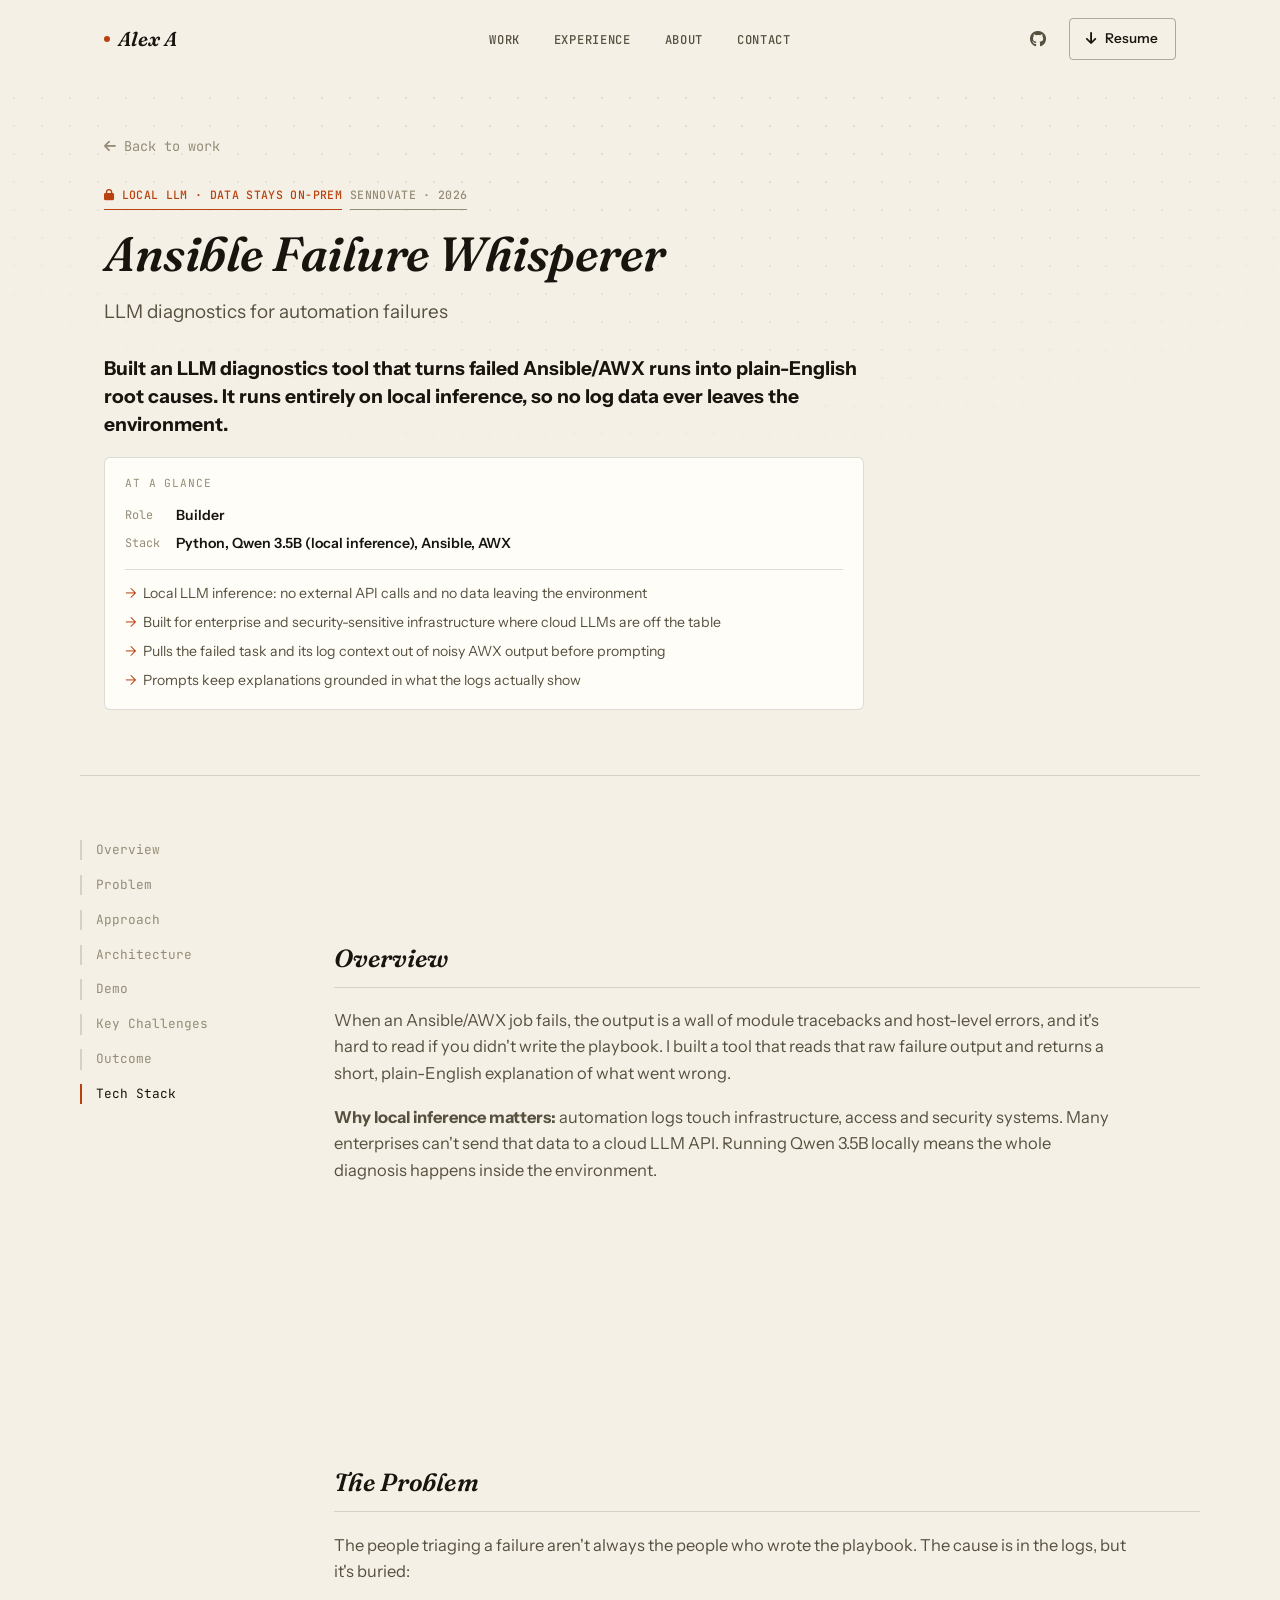
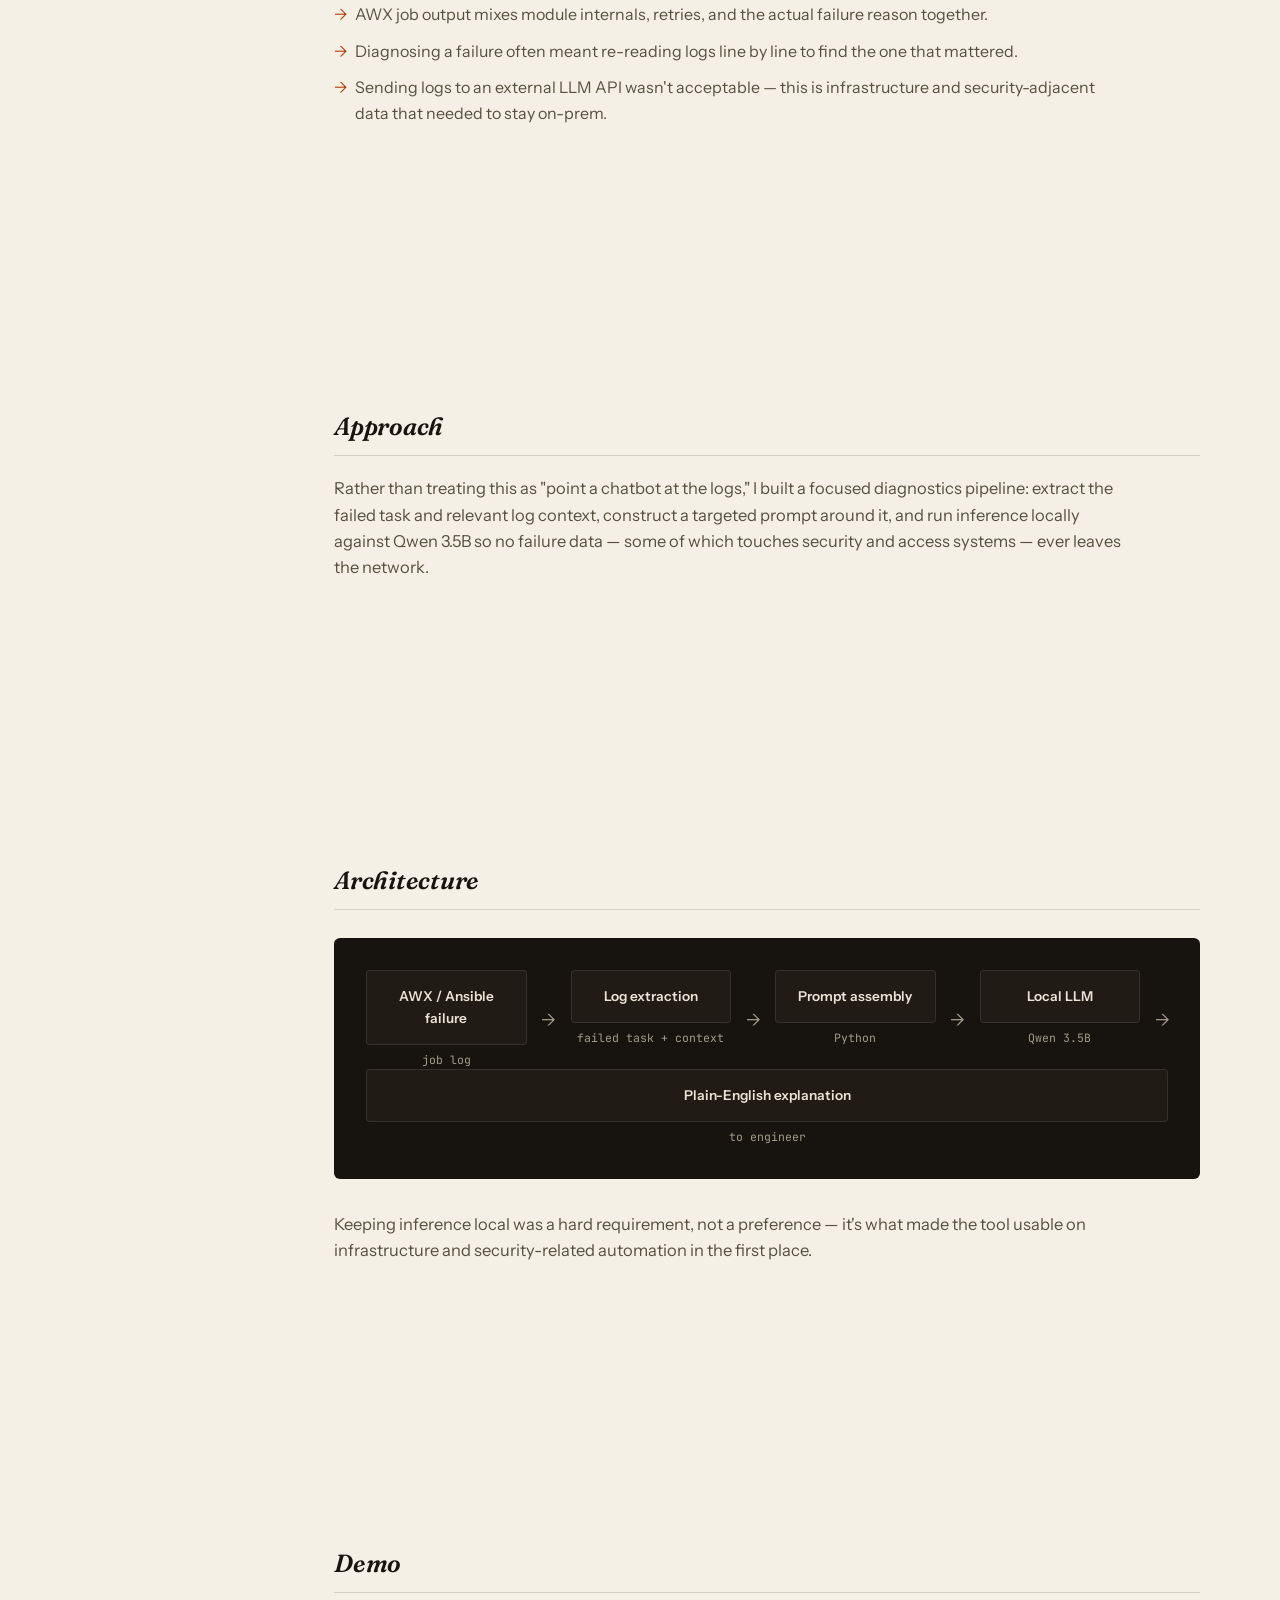
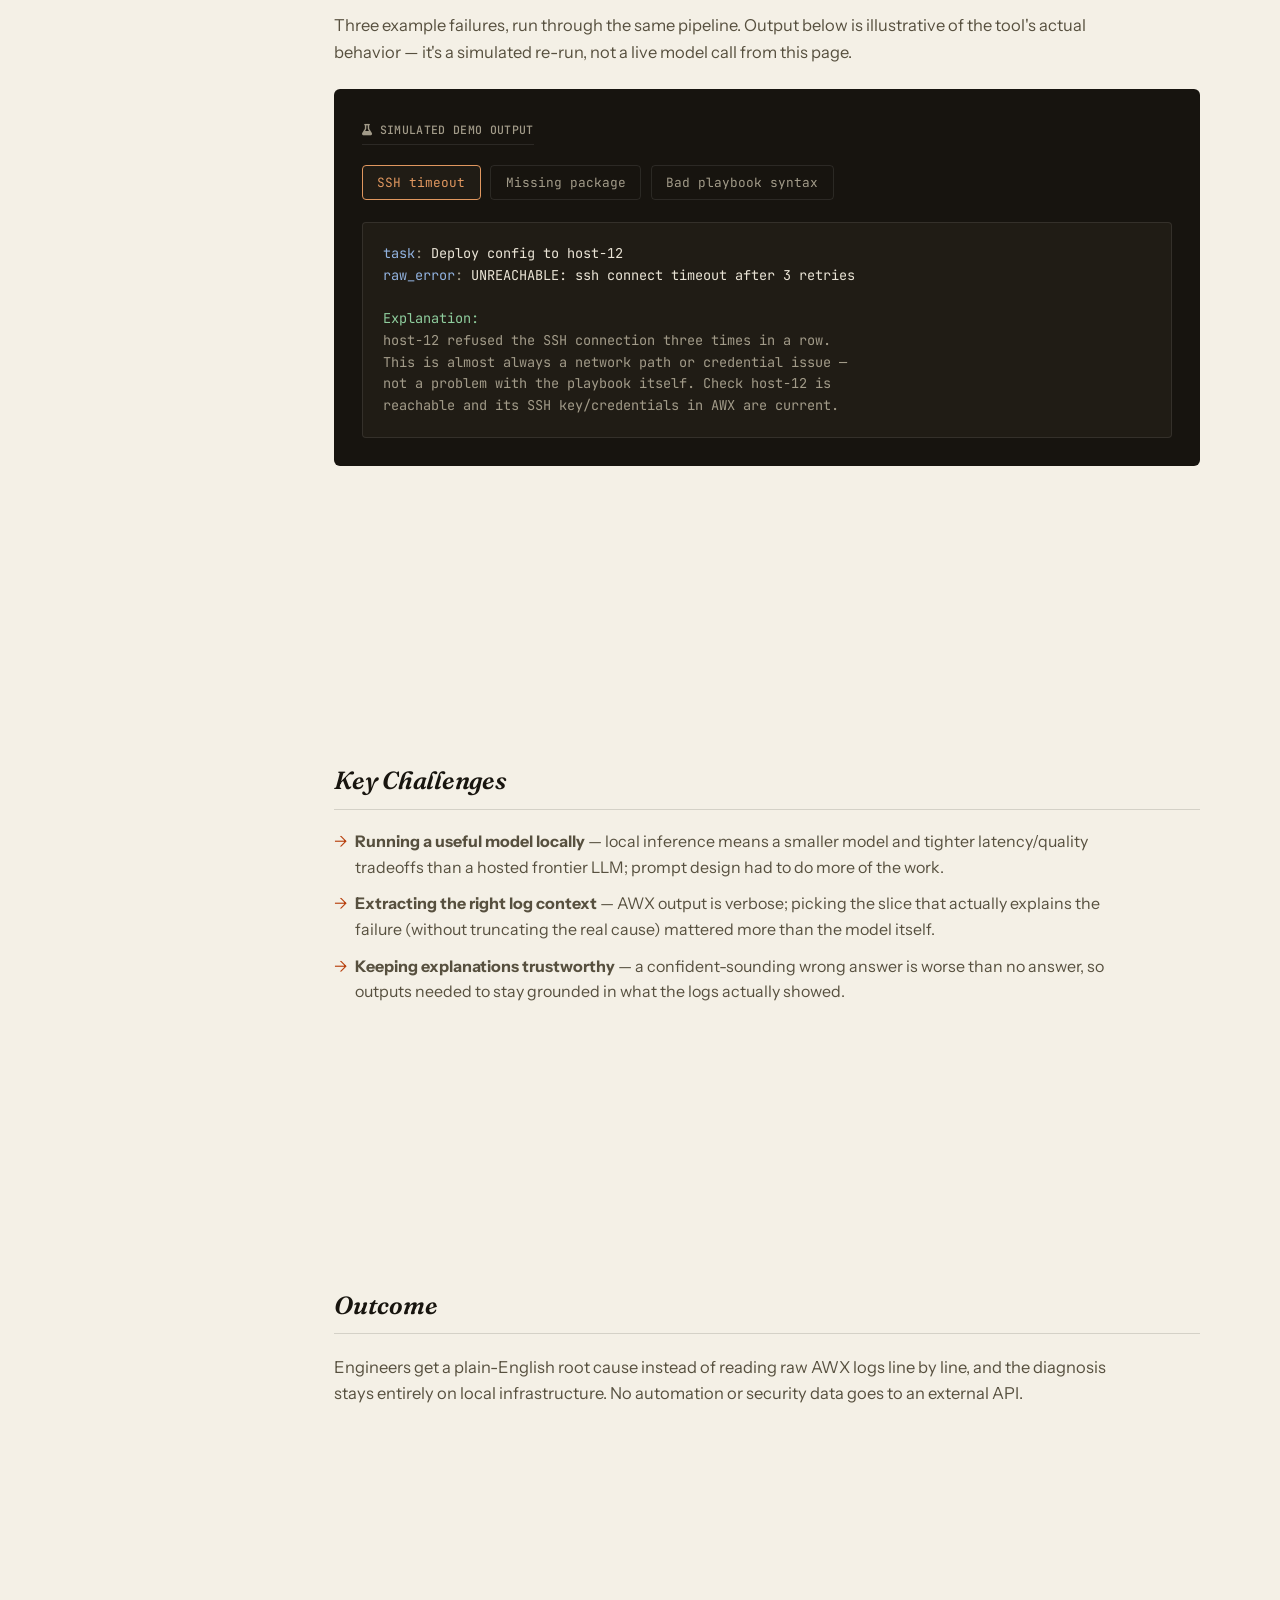
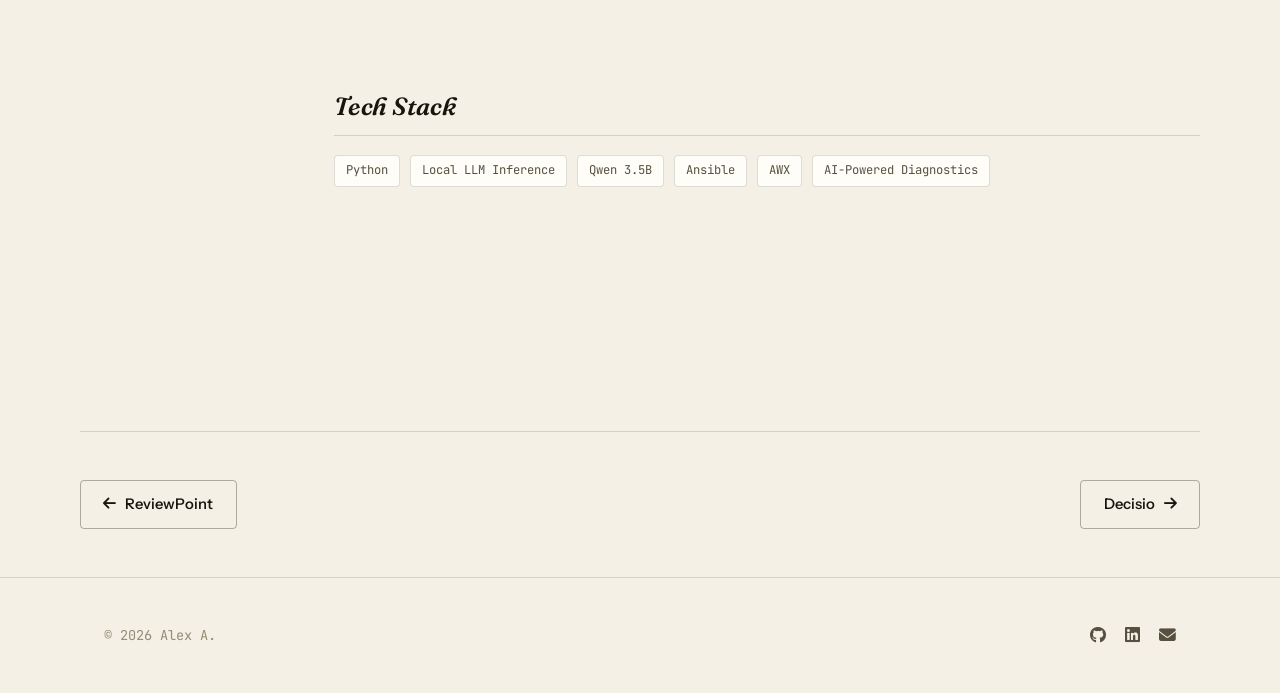
<file: projects/ansible-failure-whisperer.html>
<!DOCTYPE html>
<html lang="en">

<head>
    <meta charset="UTF-8">
    <meta name="viewport" content="width=device-width, initial-scale=1.0">
    <title>Ansible Failure Whisperer — Alex A</title>
    <meta name="description"
        content="Case study: an LLM diagnostics tool that turns Ansible/AWX automation failures into plain-English root-cause explanations using local Qwen 3.5B inference.">
    <link rel="icon" type="image/svg+xml" href="../assets/favicon.svg">
    <link rel="preconnect" href="https://fonts.googleapis.com">
    <link rel="preconnect" href="https://fonts.gstatic.com" crossorigin>
    <link
        href="https://fonts.googleapis.com/css2?family=Fraunces:ital,wght@0,400;0,500;0,600;0,700;1,500;1,600&family=Instrument+Sans:wght@400;500;600;700&family=JetBrains+Mono:wght@400;500;600&display=swap"
        rel="stylesheet">
    <link rel="stylesheet" href="https://cdnjs.cloudflare.com/ajax/libs/font-awesome/6.4.0/css/all.min.css">
    <link rel="stylesheet" href="../style.css">
</head>

<body>
    <a class="skip-link" href="#main">Skip to content</a>
    <div class="bg-grid" aria-hidden="true"></div>

    <nav class="navbar scrolled" id="navbar">
        <div class="nav-container">
            <a href="../index.html" class="logo"><span class="dot"></span> Alex A</a>
            <ul class="nav-links">
                <li><a href="../index.html#work">Work</a></li>
                <li><a href="../index.html#experience">Experience</a></li>
                <li><a href="../index.html#about">About</a></li>
                <li><a href="../index.html#contact">Contact</a></li>
            </ul>
            <div class="nav-right">
                <a href="https://github.com/alexusesgithub" class="icon-link" target="_blank" rel="noopener"
                    aria-label="GitHub"><i class="fa-brands fa-github"></i></a>
                <a href="../assets/Alex_A_Resume.pdf" class="btn btn-outline btn-sm nav-btn" target="_blank"><i
                        class="fa-solid fa-arrow-down"></i> Resume</a>
                <button class="menu-toggle" aria-label="Open menu"><i class="fa-solid fa-bars"></i></button>
            </div>
        </div>
    </nav>

    <div class="mobile-menu">
        <button class="close-menu" aria-label="Close menu"><i class="fa-solid fa-xmark"></i></button>
        <ul class="mobile-links">
            <li><a href="../index.html#work">Work</a></li>
            <li><a href="../index.html#experience">Experience</a></li>
            <li><a href="../index.html#about">About</a></li>
            <li><a href="../index.html#contact">Contact</a></li>
        </ul>
    </div>

    <main id="main">
        <header class="cs-hero wrap">
            <a href="../index.html#work" class="cs-back reveal"><i class="fa-solid fa-arrow-left"></i> Back to work</a>
            <div class="proj-awards reveal">
                <span class="badge badge-accent"><i class="fa-solid fa-lock"></i> Local LLM · data stays on-prem</span>
                <span class="badge badge-neutral">Sennovate · 2026</span>
            </div>
            <h1 class="reveal" style="margin-top:1rem;">Ansible Failure Whisperer</h1>
            <p class="cs-tagline reveal">LLM diagnostics for automation failures</p>
            <p class="lead-line reveal">Built an LLM diagnostics tool that turns failed Ansible/AWX runs into
                plain-English root causes. It runs entirely on local inference, so no log data ever leaves the
                environment.</p>
            <div class="glance reveal">
                <p class="glance-title">At a glance</p>
                <dl>
                    <dt>Role</dt><dd>Builder</dd>
                    <dt>Stack</dt><dd>Python, Qwen 3.5B (local inference), Ansible, AWX</dd>
                </dl>
                <ul>
                    <li>Local LLM inference: no external API calls and no data leaving the environment</li>
                    <li>Built for enterprise and security-sensitive infrastructure where cloud LLMs are off the table</li>
                    <li>Pulls the failed task and its log context out of noisy AWX output before prompting</li>
                    <li>Prompts keep explanations grounded in what the logs actually show</li>
                </ul>
            </div>
        </header>

        <div class="wrap cs-body">
            <nav class="cs-toc reveal" aria-label="Case study sections">
                <a href="#overview">Overview</a>
                <a href="#problem">Problem</a>
                <a href="#approach">Approach</a>
                <a href="#architecture">Architecture</a>
                <a href="#demo">Demo</a>
                <a href="#challenges">Key Challenges</a>
                <a href="#outcome">Outcome</a>
                <a href="#stack">Tech Stack</a>
            </nav>

            <div class="cs-content">
                <section id="overview" class="cs-section reveal">
                    <h2>Overview</h2>
                    <p>When an Ansible/AWX job fails, the output is a wall of module tracebacks and host-level
                        errors, and it's hard to read if you didn't write the playbook. I built a tool that reads that
                        raw failure output and returns a short, plain-English explanation of what went wrong.</p>
                    <p><strong>Why local inference matters:</strong> automation logs touch infrastructure, access
                        and security systems. Many enterprises can't send that data to a cloud LLM API. Running Qwen
                        3.5B locally means the whole diagnosis happens inside the environment.</p>
                </section>

                <section id="problem" class="cs-section reveal">
                    <h2>The Problem</h2>
                    <p>The people triaging a failure aren't always the people who wrote the playbook. The cause is
                        in the logs, but it's buried:</p>
                    <ul>
                        <li>AWX job output mixes module internals, retries, and the actual failure reason together.</li>
                        <li>Diagnosing a failure often meant re-reading logs line by line to find the one that
                            mattered.</li>
                        <li>Sending logs to an external LLM API wasn't acceptable — this is infrastructure and
                            security-adjacent data that needed to stay on-prem.</li>
                    </ul>
                </section>

                <section id="approach" class="cs-section reveal">
                    <h2>Approach</h2>
                    <p>Rather than treating this as "point a chatbot at the logs," I built a focused diagnostics
                        pipeline: extract the failed task and relevant log context, construct a targeted prompt around
                        it, and run inference locally against Qwen 3.5B so no failure data — some of which touches
                        security and access systems — ever leaves the network.</p>
                </section>

                <section id="architecture" class="cs-section reveal">
                    <h2>Architecture</h2>
                    <div class="pipeline">
                        <div class="pipeline-node"><div class="node-box">AWX / Ansible failure</div><div class="node-sub">job log</div></div>
                        <div class="pipeline-arrow">→</div>
                        <div class="pipeline-node"><div class="node-box">Log extraction</div><div class="node-sub">failed task + context</div></div>
                        <div class="pipeline-arrow">→</div>
                        <div class="pipeline-node"><div class="node-box">Prompt assembly</div><div class="node-sub">Python</div></div>
                        <div class="pipeline-arrow">→</div>
                        <div class="pipeline-node"><div class="node-box">Local LLM</div><div class="node-sub">Qwen 3.5B</div></div>
                        <div class="pipeline-arrow">→</div>
                        <div class="pipeline-node"><div class="node-box">Plain-English explanation</div><div class="node-sub">to engineer</div></div>
                    </div>
                    <p>Keeping inference local was a hard requirement, not a preference — it's what made the tool
                        usable on infrastructure and security-related automation in the first place.</p>
                </section>

                <section id="demo" class="cs-section reveal">
                    <h2>Demo</h2>
                    <p>Three example failures, run through the same pipeline. Output below is illustrative of the
                        tool's actual behavior — it's a simulated re-run, not a live model call from this page.</p>
                    <div class="demo-panel" data-demo="ansible">
                        <div class="demo-label">
                            <span class="badge badge-neutral"><i class="fa-solid fa-flask"></i> Simulated demo
                                output</span>
                        </div>
                        <div class="demo-steps">
                            <button class="demo-step-btn" data-step="0">SSH timeout</button>
                            <button class="demo-step-btn" data-step="1">Missing package</button>
                            <button class="demo-step-btn" data-step="2">Bad playbook syntax</button>
                        </div>
                        <div class="demo-output"></div>
                    </div>
                </section>

                <section id="challenges" class="cs-section reveal">
                    <h2>Key Challenges</h2>
                    <ul>
                        <li><strong>Running a useful model locally</strong> — local inference means a smaller model
                            and tighter latency/quality tradeoffs than a hosted frontier LLM; prompt design had to do
                            more of the work.</li>
                        <li><strong>Extracting the right log context</strong> — AWX output is verbose; picking the
                            slice that actually explains the failure (without truncating the real cause) mattered more
                            than the model itself.</li>
                        <li><strong>Keeping explanations trustworthy</strong> — a confident-sounding wrong answer is
                            worse than no answer, so outputs needed to stay grounded in what the logs actually showed.</li>
                    </ul>
                </section>

                <section id="outcome" class="cs-section reveal">
                    <h2>Outcome</h2>
                    <p>Engineers get a plain-English root cause instead of reading raw AWX logs line by line, and the
                        diagnosis stays entirely on local infrastructure. No automation or security data goes to an
                        external API.</p>
                </section>

                <section id="stack" class="cs-section reveal">
                    <h2>Tech Stack</h2>
                    <div class="cs-stack-grid">
                        <span class="chip">Python</span><span class="chip">Local LLM Inference</span>
                        <span class="chip">Qwen 3.5B</span><span class="chip">Ansible</span><span class="chip">AWX</span>
                        <span class="chip">AI-Powered Diagnostics</span>
                    </div>
                </section>
            </div>
        </div>

        <div class="wrap cs-nav-footer reveal">
            <a href="access-governance.html" class="btn btn-outline"><i class="fa-solid fa-arrow-left"></i>
                ReviewPoint</a>
            <a href="decisio.html" class="btn btn-outline">Decisio <i class="fa-solid fa-arrow-right"></i></a>
        </div>
    </main>

    <footer>
        <div class="wrap">
            <div class="footer-left"><span>&copy; 2026 Alex A.</span></div>
            <div class="footer-socials">
                <a href="https://github.com/alexusesgithub" target="_blank" rel="noopener" aria-label="GitHub"><i
                        class="fa-brands fa-github"></i></a>
                <a href="https://www.linkedin.com/in/alex-a-968b7a296/" target="_blank" rel="noopener"
                    aria-label="LinkedIn"><i class="fa-brands fa-linkedin"></i></a>
                <a href="mailto:alex.data.dev44@gmail.com" aria-label="Email"><i class="fa-solid fa-envelope"></i></a>
            </div>
        </div>
    </footer>

    <script src="../script.js"></script>
    <script>
        window.DEMO_CONTENT = window.DEMO_CONTENT || {};
        window.DEMO_CONTENT.ansible = [
            '<span class="k">task</span>: <span class="v">Deploy config to host-12</span>\n<span class="k">raw_error</span>: <span class="v">UNREACHABLE: ssh connect timeout after 3 retries</span>\n\n<span class="g">Explanation:</span>\nhost-12 refused the SSH connection three times in a row.\nThis is almost always a network path or credential issue —\nnot a problem with the playbook itself. Check host-12 is\nreachable and its SSH key/credentials in AWX are current.',
            '<span class="k">task</span>: <span class="v">Install nginx</span>\n<span class="k">raw_error</span>: <span class="v">No package matching \'nginx-extras\' found</span>\n\n<span class="g">Explanation:</span>\nThe target host\'s package repo doesn\'t have \'nginx-extras\'.\nLikely a repo mismatch for this OS version rather than a\ntypo — worth confirming which repo channel host is on.',
            '<span class="k">task</span>: <span class="v">Configure firewall rules</span>\n<span class="k">raw_error</span>: <span class="v">yaml.scanner.ScannerError: mapping values not allowed here</span>\n\n<span class="g">Explanation:</span>\nThe playbook has a YAML indentation error near the\nfirewall rules block — a value is likely missing quotes\nor a colon is used where a list item was intended.'
        ];
    </script>
    <script src="case-study.js"></script>
</body>

</html>
</file>
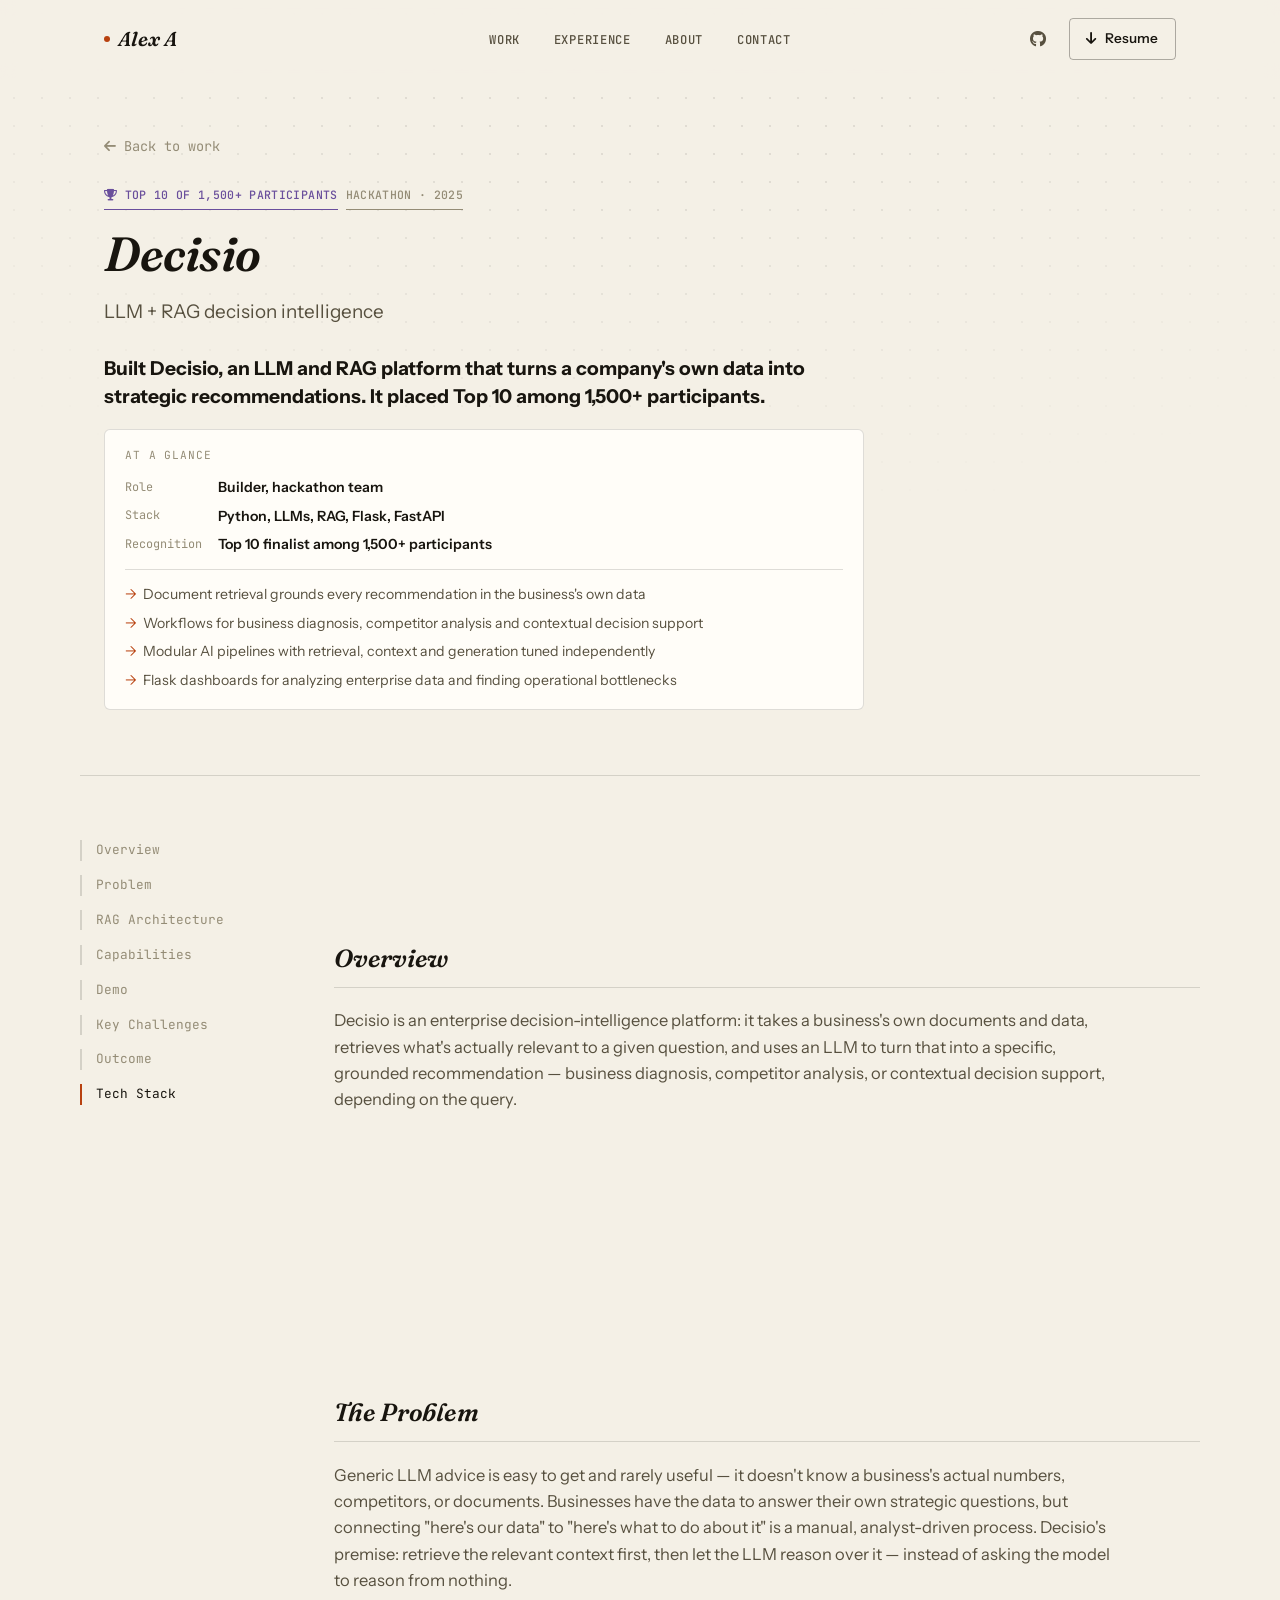
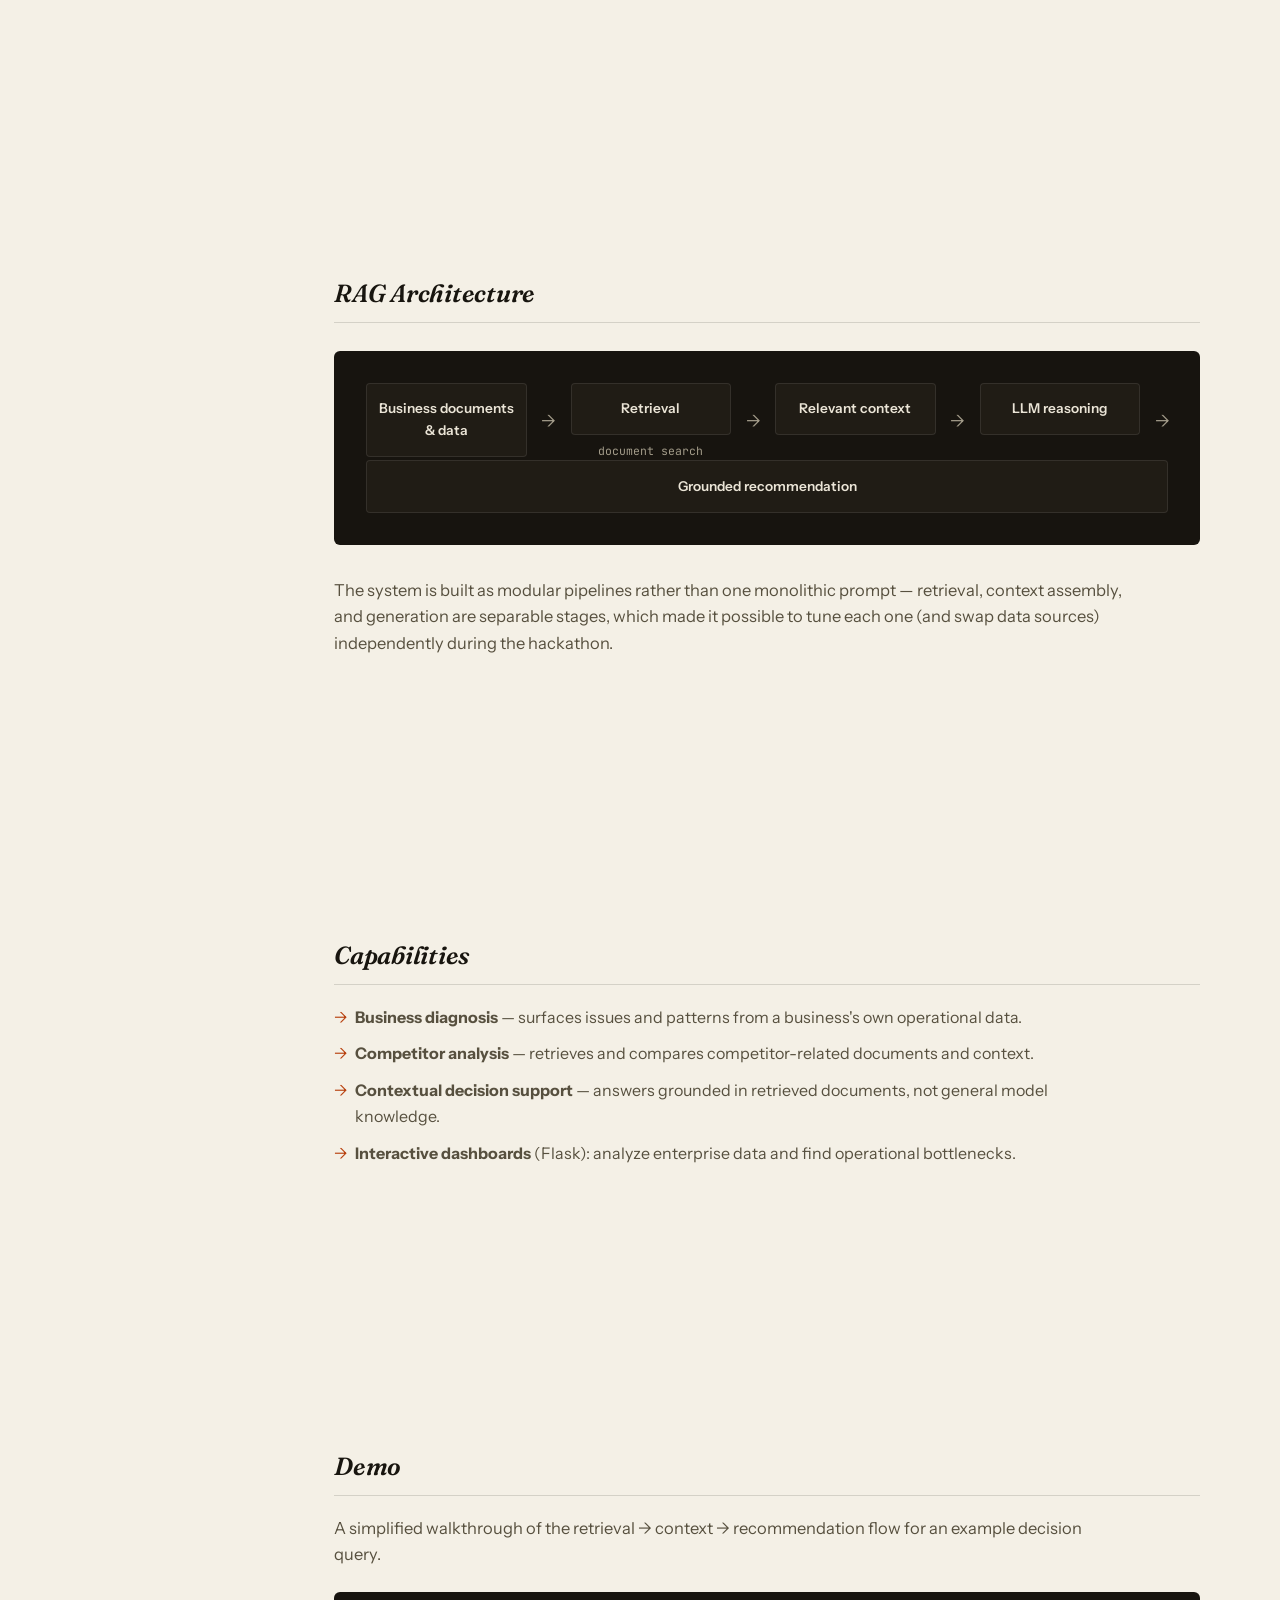
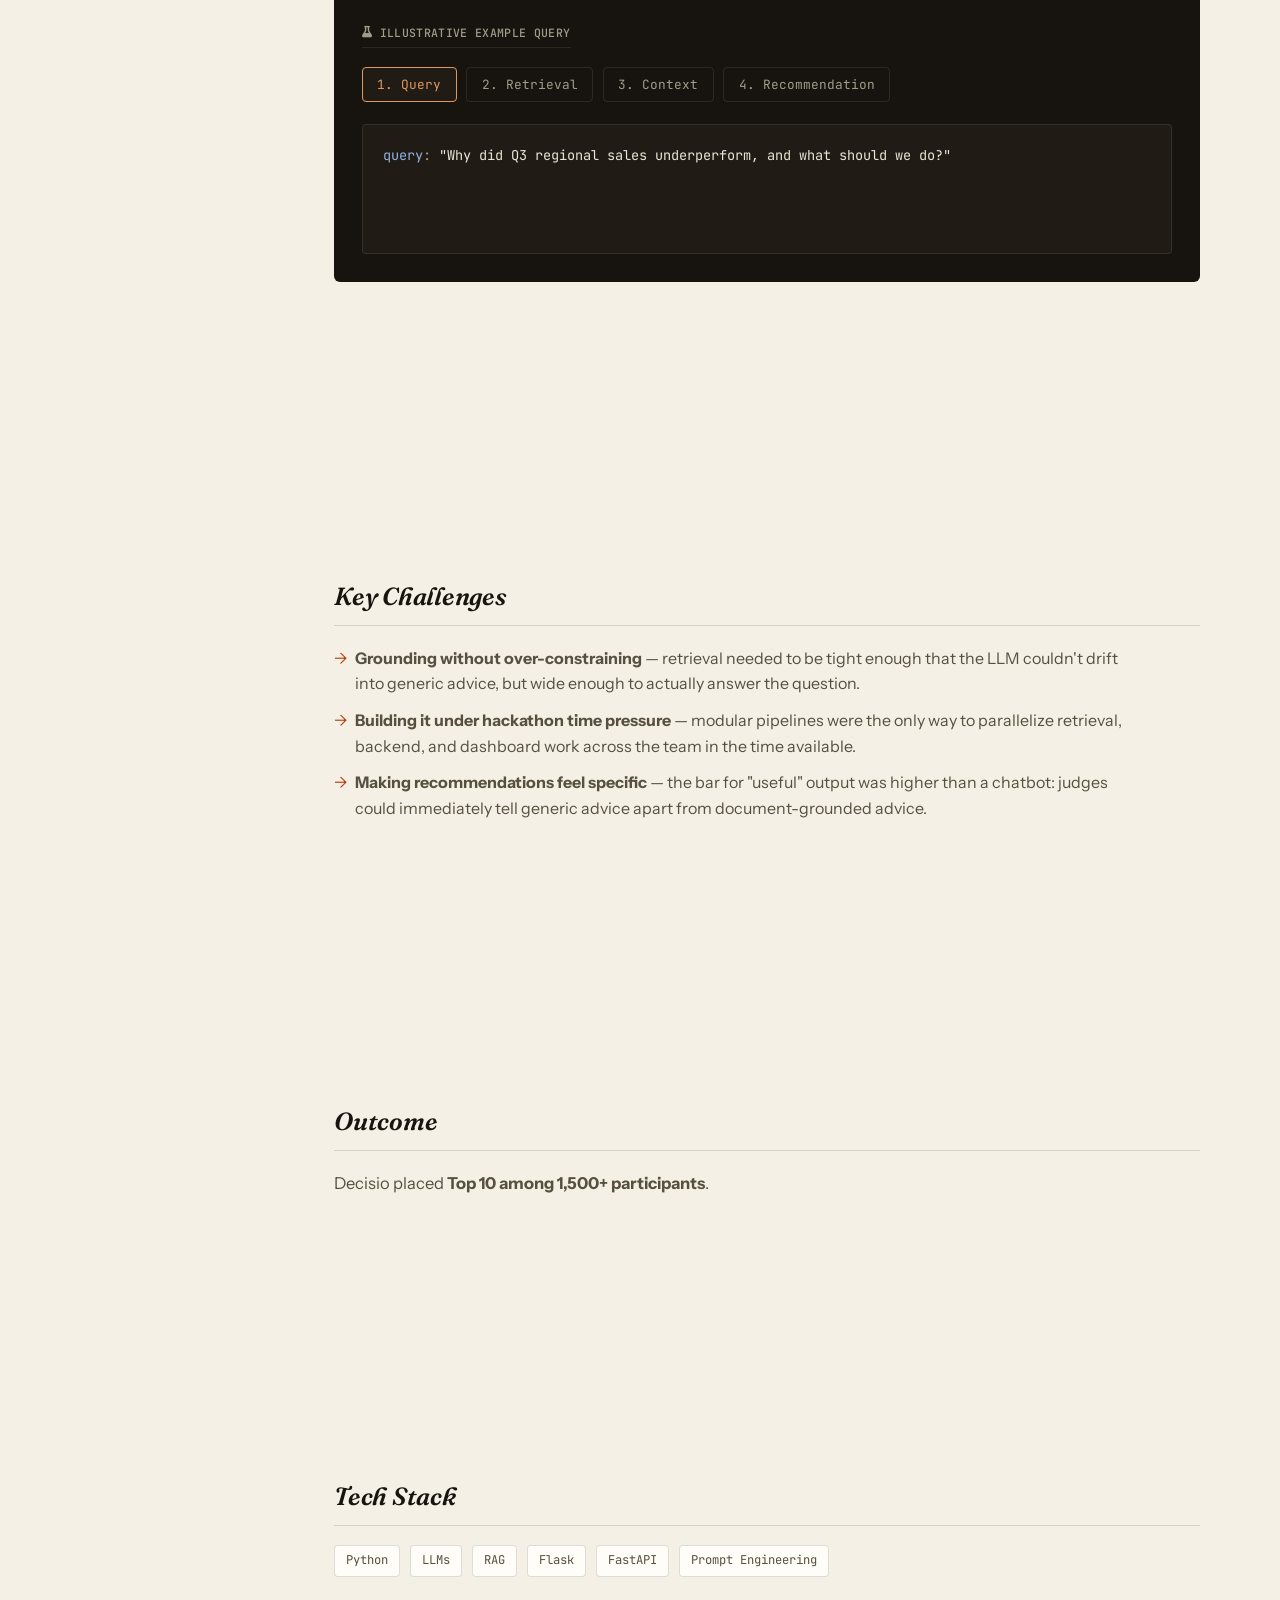
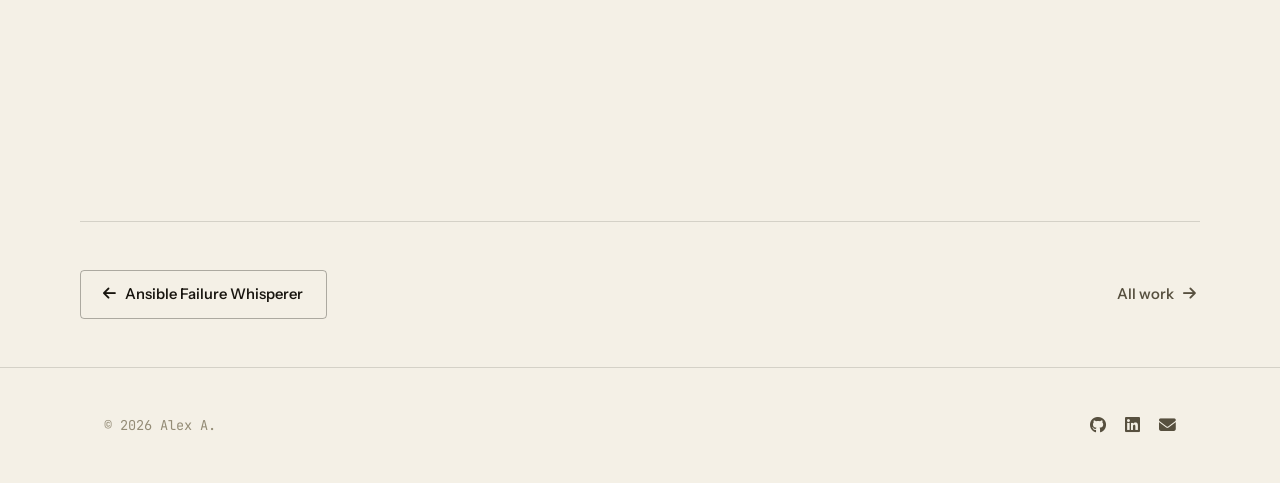
<file: projects/decisio.html>
<!DOCTYPE html>
<html lang="en">

<head>
    <meta charset="UTF-8">
    <meta name="viewport" content="width=device-width, initial-scale=1.0">
    <title>Decisio — Alex A</title>
    <meta name="description"
        content="Case study: Decisio, an LLM and RAG enterprise decision-intelligence platform that grounds LLM recommendations in real business data. Top 10 finalist among 1,500+ participants.">
    <link rel="icon" type="image/svg+xml" href="../assets/favicon.svg">
    <link rel="preconnect" href="https://fonts.googleapis.com">
    <link rel="preconnect" href="https://fonts.gstatic.com" crossorigin>
    <link
        href="https://fonts.googleapis.com/css2?family=Fraunces:ital,wght@0,400;0,500;0,600;0,700;1,500;1,600&family=Instrument+Sans:wght@400;500;600;700&family=JetBrains+Mono:wght@400;500;600&display=swap"
        rel="stylesheet">
    <link rel="stylesheet" href="https://cdnjs.cloudflare.com/ajax/libs/font-awesome/6.4.0/css/all.min.css">
    <link rel="stylesheet" href="../style.css">
</head>

<body>
    <a class="skip-link" href="#main">Skip to content</a>
    <div class="bg-grid" aria-hidden="true"></div>

    <nav class="navbar scrolled" id="navbar">
        <div class="nav-container">
            <a href="../index.html" class="logo"><span class="dot"></span> Alex A</a>
            <ul class="nav-links">
                <li><a href="../index.html#work">Work</a></li>
                <li><a href="../index.html#experience">Experience</a></li>
                <li><a href="../index.html#about">About</a></li>
                <li><a href="../index.html#contact">Contact</a></li>
            </ul>
            <div class="nav-right">
                <a href="https://github.com/alexusesgithub" class="icon-link" target="_blank" rel="noopener"
                    aria-label="GitHub"><i class="fa-brands fa-github"></i></a>
                <a href="../assets/Alex_A_Resume.pdf" class="btn btn-outline btn-sm nav-btn" target="_blank"><i
                        class="fa-solid fa-arrow-down"></i> Resume</a>
                <button class="menu-toggle" aria-label="Open menu"><i class="fa-solid fa-bars"></i></button>
            </div>
        </div>
    </nav>

    <div class="mobile-menu">
        <button class="close-menu" aria-label="Close menu"><i class="fa-solid fa-xmark"></i></button>
        <ul class="mobile-links">
            <li><a href="../index.html#work">Work</a></li>
            <li><a href="../index.html#experience">Experience</a></li>
            <li><a href="../index.html#about">About</a></li>
            <li><a href="../index.html#contact">Contact</a></li>
        </ul>
    </div>

    <main id="main">
        <header class="cs-hero wrap">
            <a href="../index.html#work" class="cs-back reveal"><i class="fa-solid fa-arrow-left"></i> Back to work</a>
            <div class="proj-awards reveal">
                <span class="badge badge-violet"><i class="fa-solid fa-trophy"></i> Top 10 of 1,500+ participants</span>
                <span class="badge badge-neutral">Hackathon · 2025</span>
            </div>
            <h1 class="reveal" style="margin-top:1rem;">Decisio</h1>
            <p class="cs-tagline reveal">LLM + RAG decision intelligence</p>
            <p class="lead-line reveal">Built Decisio, an LLM and RAG platform that turns a company's own data into
                strategic recommendations. It placed Top 10 among 1,500+ participants.</p>
            <div class="glance reveal">
                <p class="glance-title">At a glance</p>
                <dl>
                    <dt>Role</dt><dd>Builder, hackathon team</dd>
                    <dt>Stack</dt><dd>Python, LLMs, RAG, Flask, FastAPI</dd>
                    <dt>Recognition</dt><dd>Top 10 finalist among 1,500+ participants</dd>
                </dl>
                <ul>
                    <li>Document retrieval grounds every recommendation in the business's own data</li>
                    <li>Workflows for business diagnosis, competitor analysis and contextual decision support</li>
                    <li>Modular AI pipelines with retrieval, context and generation tuned independently</li>
                    <li>Flask dashboards for analyzing enterprise data and finding operational bottlenecks</li>
                </ul>
            </div>
        </header>

        <div class="wrap cs-body">
            <nav class="cs-toc reveal" aria-label="Case study sections">
                <a href="#overview">Overview</a>
                <a href="#problem">Problem</a>
                <a href="#architecture">RAG Architecture</a>
                <a href="#capabilities">Capabilities</a>
                <a href="#demo">Demo</a>
                <a href="#challenges">Key Challenges</a>
                <a href="#outcome">Outcome</a>
                <a href="#stack">Tech Stack</a>
            </nav>

            <div class="cs-content">
                <section id="overview" class="cs-section reveal">
                    <h2>Overview</h2>
                    <p>Decisio is an enterprise decision-intelligence platform: it takes a business's own documents
                        and data, retrieves what's actually relevant to a given question, and uses an LLM to turn
                        that into a specific, grounded recommendation — business diagnosis, competitor analysis, or
                        contextual decision support, depending on the query.</p>
                </section>

                <section id="problem" class="cs-section reveal">
                    <h2>The Problem</h2>
                    <p>Generic LLM advice is easy to get and rarely useful — it doesn't know a business's actual
                        numbers, competitors, or documents. Businesses have the data to answer their own strategic
                        questions, but connecting "here's our data" to "here's what to do about it" is a manual,
                        analyst-driven process. Decisio's premise: retrieve the relevant context first, then let the
                        LLM reason over it — instead of asking the model to reason from nothing.</p>
                </section>

                <section id="architecture" class="cs-section reveal">
                    <h2>RAG Architecture</h2>
                    <div class="pipeline">
                        <div class="pipeline-node"><div class="node-box">Business documents & data</div></div>
                        <div class="pipeline-arrow">→</div>
                        <div class="pipeline-node"><div class="node-box">Retrieval</div><div class="node-sub">document search</div></div>
                        <div class="pipeline-arrow">→</div>
                        <div class="pipeline-node"><div class="node-box">Relevant context</div></div>
                        <div class="pipeline-arrow">→</div>
                        <div class="pipeline-node"><div class="node-box">LLM reasoning</div></div>
                        <div class="pipeline-arrow">→</div>
                        <div class="pipeline-node"><div class="node-box">Grounded recommendation</div></div>
                    </div>
                    <p>The system is built as modular pipelines rather than one monolithic prompt — retrieval,
                        context assembly, and generation are separable stages, which made it possible to tune each
                        one (and swap data sources) independently during the hackathon.</p>
                </section>

                <section id="capabilities" class="cs-section reveal">
                    <h2>Capabilities</h2>
                    <ul>
                        <li><strong>Business diagnosis</strong> — surfaces issues and patterns from a business's own
                            operational data.</li>
                        <li><strong>Competitor analysis</strong> — retrieves and compares competitor-related
                            documents and context.</li>
                        <li><strong>Contextual decision support</strong> — answers grounded in retrieved documents,
                            not general model knowledge.</li>
                        <li><strong>Interactive dashboards</strong> (Flask): analyze enterprise data and find
                            operational bottlenecks.</li>
                    </ul>
                </section>

                <section id="demo" class="cs-section reveal">
                    <h2>Demo</h2>
                    <p>A simplified walkthrough of the retrieval → context → recommendation flow for an example
                        decision query.</p>
                    <div class="demo-panel" data-demo="decisio">
                        <div class="demo-label">
                            <span class="badge badge-neutral"><i class="fa-solid fa-flask"></i> Illustrative example
                                query</span>
                        </div>
                        <div class="demo-steps">
                            <button class="demo-step-btn" data-step="0">1. Query</button>
                            <button class="demo-step-btn" data-step="1">2. Retrieval</button>
                            <button class="demo-step-btn" data-step="2">3. Context</button>
                            <button class="demo-step-btn" data-step="3">4. Recommendation</button>
                        </div>
                        <div class="demo-output"></div>
                    </div>
                </section>

                <section id="challenges" class="cs-section reveal">
                    <h2>Key Challenges</h2>
                    <ul>
                        <li><strong>Grounding without over-constraining</strong> — retrieval needed to be tight
                            enough that the LLM couldn't drift into generic advice, but wide enough to actually
                            answer the question.</li>
                        <li><strong>Building it under hackathon time pressure</strong> — modular pipelines were the
                            only way to parallelize retrieval, backend, and dashboard work across the team in the time
                            available.</li>
                        <li><strong>Making recommendations feel specific</strong> — the bar for "useful" output was
                            higher than a chatbot: judges could immediately tell generic advice apart from
                            document-grounded advice.</li>
                    </ul>
                </section>

                <section id="outcome" class="cs-section reveal">
                    <h2>Outcome</h2>
                    <p>Decisio placed <strong>Top 10 among 1,500+ participants</strong>.</p>
                </section>

                <section id="stack" class="cs-section reveal">
                    <h2>Tech Stack</h2>
                    <div class="cs-stack-grid">
                        <span class="chip">Python</span><span class="chip">LLMs</span><span class="chip">RAG</span>
                        <span class="chip">Flask</span><span class="chip">FastAPI</span><span class="chip">Prompt
                            Engineering</span>
                    </div>
                </section>
            </div>
        </div>

        <div class="wrap cs-nav-footer reveal">
            <a href="ansible-failure-whisperer.html" class="btn btn-outline"><i class="fa-solid fa-arrow-left"></i>
                Ansible Failure Whisperer</a>
            <a href="../index.html#work" class="btn btn-ghost">All work <i class="fa-solid fa-arrow-right"></i></a>
        </div>
    </main>

    <footer>
        <div class="wrap">
            <div class="footer-left"><span>&copy; 2026 Alex A.</span></div>
            <div class="footer-socials">
                <a href="https://github.com/alexusesgithub" target="_blank" rel="noopener" aria-label="GitHub"><i
                        class="fa-brands fa-github"></i></a>
                <a href="https://www.linkedin.com/in/alex-a-968b7a296/" target="_blank" rel="noopener"
                    aria-label="LinkedIn"><i class="fa-brands fa-linkedin"></i></a>
                <a href="mailto:alex.data.dev44@gmail.com" aria-label="Email"><i class="fa-solid fa-envelope"></i></a>
            </div>
        </div>
    </footer>

    <script src="../script.js"></script>
    <script>
        window.DEMO_CONTENT = window.DEMO_CONTENT || {};
        window.DEMO_CONTENT.decisio = [
            '<span class="k">query</span>: <span class="v">"Why did Q3 regional sales underperform, and what should we do?"</span>',
            '<span class="g">Retrieving relevant documents...</span>\n- Q3 regional sales report.pdf\n- competitor pricing update — Sept.docx\n- regional marketing spend log.csv\n<span class="k">match_count</span>: <span class="v">3 / 214 documents</span>',
            '<span class="g">Assembled context:</span>\n"Region East missed target by 14%. Competitor X\ndropped prices 8% in August. Marketing spend in\nRegion East fell 20% quarter-over-quarter."',
            '<span class="g">Recommendation:</span>\nRegion East\'s underperformance tracks with reduced\nmarketing spend, not just competitor pricing pressure.\nRestoring spend to prior levels before matching\nCompetitor X on price is the lower-risk first move.'
        ];
    </script>
    <script src="case-study.js"></script>
</body>

</html>
</file>
<file: style.css>
/* ==========================================================================
   Alex A — AI/ML Engineer Portfolio
   Design system: warm editorial "paper" surface, serif/sans pairing,
   hairline rules instead of boxed cards, dark insets for code/terminal.
   ========================================================================== */

:root {
  /* Surfaces */
  --bg: #f4f0e6;
  --bg-alt: #ece5d5;
  --surface: #fffdf8;

  /* Ink */
  --ink: #18150f;
  --ink-soft: #57503f;
  --ink-faint: #948c76;

  /* Lines */
  --line: rgba(24, 21, 15, 0.14);
  --line-strong: rgba(24, 21, 15, 0.32);

  /* Accent — burnt rust, used sparingly */
  --accent: #b8410f;
  --accent-hover: #8f330b;
  --accent-soft: rgba(184, 65, 15, 0.1);
  --accent-border: rgba(184, 65, 15, 0.35);

  /* Status colors — muted, ink-adjacent rather than neon */
  --amber: #96660a;
  --amber-soft: rgba(150, 102, 10, 0.1);
  --emerald: #3f7a52;
  --emerald-soft: rgba(63, 122, 82, 0.1);
  --violet: #6a4f9c;
  --violet-soft: rgba(106, 79, 156, 0.1);

  /* Dark insets — for code / terminal / diagrams only */
  --code-bg: #17140f;
  --code-surface: #201c15;
  --code-line: rgba(255, 255, 255, 0.09);
  --code-text: #eae4d6;
  --code-text-dim: #a29b89;
  --code-green: #8fce9e;
  --code-blue: #92b3e0;
  --code-accent: #e0975f;

  /* Type */
  --font-display: 'Fraunces', 'Iowan Old Style', serif;
  --font-sans: 'Instrument Sans', -apple-system, BlinkMacSystemFont, 'Segoe UI', sans-serif;
  --font-mono: 'JetBrains Mono', 'SFMono-Regular', Consolas, monospace;

  /* Layout */
  --content-width: 1120px;
  --radius-sm: 4px;
  --radius-md: 6px;
  --radius-lg: 10px;
  --transition: 200ms cubic-bezier(0.4, 0, 0.2, 1);
}

* {
  margin: 0;
  padding: 0;
  box-sizing: border-box;
  min-width: 0;
}

html {
  scroll-behavior: smooth;
  font-family: var(--font-sans);
  overflow-x: hidden;
  width: 100%;
}

@media (prefers-reduced-motion: reduce) {
  html { scroll-behavior: auto; }
  *, *::before, *::after {
    animation-duration: 0.001ms !important;
    animation-iteration-count: 1 !important;
    transition-duration: 0.001ms !important;
    scroll-behavior: auto !important;
  }
}

body {
  background: var(--bg);
  color: var(--ink);
  overflow-x: hidden;
  line-height: 1.6;
  font-size: 16px;
  -webkit-font-smoothing: antialiased;
}

h1, h2, h3, h4, h5, h6 {
  font-family: var(--font-display);
  font-weight: 600;
  line-height: 1.15;
  letter-spacing: -0.01em;
}

a {
  text-decoration: none;
  color: inherit;
  transition: color var(--transition);
}

ul { list-style: none; }
img { max-width: 100%; display: block; }
code, .mono { font-family: var(--font-mono); }

::selection {
  background: var(--accent);
  color: var(--surface);
}

a:focus-visible, button:focus-visible, [tabindex]:focus-visible {
  outline: 2px solid var(--accent);
  outline-offset: 3px;
  border-radius: 2px;
}

.skip-link {
  position: absolute;
  left: -9999px;
  top: 0;
  background: var(--ink);
  color: var(--bg);
  padding: 0.75rem 1.25rem;
  z-index: 5000;
  font-weight: 600;
}
.skip-link:focus { left: 0; }

/* ==========================================================================
   Background texture — a faint printed dot grid, no glow blobs
   ========================================================================== */

.bg-grid {
  position: fixed;
  inset: 0;
  z-index: -2;
  background-image: radial-gradient(rgba(24, 21, 15, 0.09) 1px, transparent 1px);
  background-size: 28px 28px;
  pointer-events: none;
  mask-image: radial-gradient(ellipse 90% 70% at 50% 0%, black 30%, transparent 85%);
}

/* ==========================================================================
   Layout helpers
   ========================================================================== */

.wrap { max-width: var(--content-width); margin: 0 auto; padding: 0 24px; }
section { padding: 6.5rem 0; }

.section-head { max-width: 640px; margin-bottom: 3.25rem; }

.eyebrow {
  display: inline-flex;
  align-items: center;
  gap: 0.6rem;
  font-family: var(--font-mono);
  font-size: 0.74rem;
  letter-spacing: 0.1em;
  text-transform: uppercase;
  color: var(--accent);
  margin-bottom: 1.1rem;
}

.eyebrow::before {
  content: '';
  width: 22px;
  height: 1px;
  background: var(--accent);
}

.section-title {
  font-size: clamp(1.9rem, 3.4vw, 2.6rem);
  font-weight: 600;
  font-style: italic;
  margin-bottom: 0.9rem;
}

.section-sub {
  color: var(--ink-soft);
  font-size: 1.05rem;
  max-width: 58ch;
}

/* ==========================================================================
   Buttons
   ========================================================================== */

.btn {
  display: inline-flex;
  align-items: center;
  gap: 0.55rem;
  padding: 0.75rem 1.4rem;
  border-radius: var(--radius-sm);
  font-weight: 550;
  font-size: 0.92rem;
  font-family: var(--font-sans);
  cursor: pointer;
  transition: var(--transition);
  border: 1px solid transparent;
  white-space: nowrap;
}

.btn-primary { background: var(--ink); color: var(--bg); }
.btn-primary:hover { background: var(--accent); color: var(--surface); transform: translateY(-1px); }

.btn-outline { background: transparent; border-color: var(--line-strong); color: var(--ink); }
.btn-outline:hover { border-color: var(--accent); background: var(--accent-soft); color: var(--accent-hover); }

.btn-ghost { background: transparent; color: var(--ink-soft); padding-left: 0.2rem; padding-right: 0.2rem; }
.btn-ghost:hover { color: var(--accent-hover); }

.btn-sm { padding: 0.55rem 1.05rem; font-size: 0.85rem; }

/* ==========================================================================
   Badges / tags — understated labels, not colorful pill soup
   ========================================================================== */

.badge {
  display: inline-flex;
  align-items: center;
  gap: 0.45rem;
  padding: 0.28rem 0;
  font-family: var(--font-mono);
  font-size: 0.72rem;
  font-weight: 500;
  letter-spacing: 0.03em;
  text-transform: uppercase;
  border: none;
  border-bottom: 1px solid currentColor;
}

.badge-accent { color: var(--accent); }
.badge-amber { color: var(--amber); }
.badge-emerald { color: var(--emerald); }
.badge-violet { color: var(--violet); }
.badge-neutral { color: var(--ink-faint); }

.chip {
  font-family: var(--font-mono);
  font-size: 0.76rem;
  color: var(--ink-soft);
  background: var(--surface);
  border: 1px solid var(--line);
  padding: 0.32rem 0.7rem;
  border-radius: var(--radius-sm);
}

.chip-row { display: flex; flex-wrap: wrap; gap: 0.5rem; }

/* ==========================================================================
   Navbar
   ========================================================================== */

.navbar {
  position: fixed;
  top: 0;
  width: 100%;
  z-index: 1000;
  padding: 1.15rem 0;
  transition: var(--transition);
  background: rgba(244, 240, 230, 0.88);
  backdrop-filter: blur(8px);
  -webkit-backdrop-filter: blur(8px);
  border-bottom: 1px solid transparent;
}

.navbar.scrolled { border-bottom-color: var(--line); padding: 0.9rem 0; }

.nav-container {
  max-width: var(--content-width);
  margin: 0 auto;
  padding: 0 24px;
  display: flex;
  justify-content: space-between;
  align-items: center;
}

.logo {
  font-family: var(--font-display);
  font-style: italic;
  font-weight: 600;
  font-size: 1.25rem;
  display: flex;
  align-items: center;
  gap: 0.5rem;
  color: var(--ink);
}

.logo .dot { width: 6px; height: 6px; border-radius: 50%; background: var(--accent); }

.nav-links {
  display: flex;
  gap: 2.1rem;
  position: absolute;
  left: 50%;
  transform: translateX(-50%);
}

.nav-links a {
  font-family: var(--font-mono);
  font-size: 0.76rem;
  letter-spacing: 0.06em;
  text-transform: uppercase;
  font-weight: 500;
  color: var(--ink-soft);
  position: relative;
  padding-bottom: 4px;
}

.nav-links a:hover, .nav-links a.active { color: var(--ink); }

.nav-links a.active::after {
  content: '';
  position: absolute;
  bottom: -3px;
  left: 0;
  width: 100%;
  height: 1px;
  background: var(--accent);
}

.nav-right { display: flex; align-items: center; gap: 1.4rem; }
.icon-link { font-size: 1.05rem; color: var(--ink-soft); }
.icon-link:hover { color: var(--ink); }

.menu-toggle {
  display: none;
  font-size: 1.4rem;
  cursor: pointer;
  background: none;
  border: none;
  color: var(--ink);
}

.mobile-menu {
  position: fixed;
  top: 0;
  right: -100%;
  width: min(320px, 85vw);
  height: 100vh;
  background: var(--surface);
  z-index: 2000;
  padding: 2rem;
  transition: right 300ms ease;
  border-left: 1px solid var(--line);
}

.mobile-menu.active { right: 0; }

.close-menu {
  font-size: 1.4rem;
  cursor: pointer;
  text-align: right;
  margin-bottom: 2.5rem;
  background: none;
  border: none;
  color: var(--ink);
  width: 100%;
}

.mobile-links { display: flex; flex-direction: column; gap: 1.75rem; }
.mobile-links a { font-family: var(--font-display); font-style: italic; font-size: 1.4rem; }
.mobile-actions { margin-top: 2.5rem; display: flex; flex-direction: column; gap: 0.9rem; }

/* ==========================================================================
   Hero
   ========================================================================== */

.hero {
  min-height: 100vh;
  display: grid;
  grid-template-columns: minmax(0, 1.15fr) minmax(0, 0.85fr);
  gap: 3rem;
  align-items: center;
  padding-top: 7rem;
}

.hero-content, .hero-visual { min-width: 0; }

.hero-eyebrow {
  font-family: var(--font-mono);
  font-size: 0.82rem;
  color: var(--accent);
  margin-bottom: 1.4rem;
  display: flex;
  align-items: center;
  gap: 0.6rem;
  flex-wrap: wrap;
  letter-spacing: 0.02em;
}

.hero-eyebrow .sep { color: var(--ink-faint); }

.hero h1 {
  font-size: clamp(2.4rem, 4.6vw, 3.9rem);
  font-weight: 600;
  font-style: italic;
  letter-spacing: -0.01em;
  line-height: 1.08;
  margin-bottom: 1.5rem;
  color: var(--ink);
}

.hero h1 .accent-text { color: var(--accent); }

.hero-desc {
  color: var(--ink-soft);
  font-size: 1.15rem;
  max-width: 50ch;
  margin-bottom: 2.2rem;
}

.hero-role {
  display: inline-flex;
  align-items: center;
  gap: 0.6rem;
  font-family: var(--font-mono);
  font-size: 0.85rem;
  color: var(--ink-soft);
  border: 1px solid var(--line-strong);
  padding: 0.55rem 1rem;
  border-radius: 30px;
  margin-bottom: 2.2rem;
  background: var(--surface);
}

.hero-role .pulse { width: 7px; height: 7px; border-radius: 50%; background: var(--emerald); position: relative; }
.hero-role .pulse::after {
  content: '';
  position: absolute;
  inset: 0;
  border-radius: 50%;
  background: var(--emerald);
  animation: pulse 2s infinite;
}

@keyframes pulse {
  0% { transform: scale(1); opacity: 0.7; }
  100% { transform: scale(2.6); opacity: 0; }
}

.hero-buttons { display: flex; gap: 0.85rem; flex-wrap: wrap; }

/* Terminal visual — the one deliberate dark inset in the hero */
.hero-visual { position: relative; }

.terminal {
  background: var(--code-bg);
  border-radius: var(--radius-md);
  overflow: hidden;
  box-shadow: 0 24px 60px -20px rgba(24, 21, 15, 0.35);
  transform: rotate(0.6deg);
}

.terminal-bar {
  display: flex;
  align-items: center;
  gap: 0.4rem;
  padding: 0.85rem 1rem;
  border-bottom: 1px solid var(--code-line);
  background: var(--code-surface);
  min-width: 0;
}

.terminal-dot { width: 10px; height: 10px; border-radius: 50%; background: rgba(255,255,255,0.16); flex-shrink: 0; }

.terminal-title {
  margin-left: 0.6rem;
  font-family: var(--font-mono);
  font-size: 0.78rem;
  color: var(--code-text-dim);
  min-width: 0;
  overflow: hidden;
  text-overflow: ellipsis;
  white-space: nowrap;
}

.terminal-body {
  padding: 1.5rem;
  font-family: var(--font-mono);
  font-size: 0.86rem;
  line-height: 1.85;
  min-height: 220px;
  overflow-x: auto;
  word-break: break-word;
  color: var(--code-text-dim);
}

.terminal-body .prompt { color: var(--code-text-dim); }
.terminal-body .cmd { color: var(--code-text); }
.terminal-body .out { color: var(--code-text-dim); }
.terminal-body .ok { color: var(--code-green); }
.terminal-body .accent { color: var(--code-accent); }
.terminal-body .cur {
  display: inline-block;
  width: 7px;
  height: 1em;
  background: var(--code-accent);
  vertical-align: text-bottom;
  animation: blink 1s steps(1) infinite;
}

@keyframes blink { 50% { opacity: 0; } }

/* ==========================================================================
   Credibility strip
   ========================================================================== */

.credibility { padding: 2.25rem 0; border-top: 1px solid var(--line); border-bottom: 1px solid var(--line); }
.credibility .wrap { display: flex; flex-wrap: wrap; gap: 2.5rem; justify-content: space-between; align-items: center; }
.cred-stats { display: flex; gap: 2.75rem; flex-wrap: wrap; }

.cred-stat h3 { font-family: var(--font-display); font-size: 1.7rem; font-weight: 600; font-style: italic; }
.cred-stat p { color: var(--ink-faint); font-size: 0.82rem; margin-top: 0.15rem; font-family: var(--font-mono); }

.cred-role { display: flex; align-items: center; gap: 0.9rem; font-size: 0.92rem; color: var(--ink-soft); }
.cred-role strong { color: var(--ink); font-weight: 600; }

/* ==========================================================================
   Featured work — editorial rows, not boxed SaaS cards
   ========================================================================== */

.feature-list { display: flex; flex-direction: column; }

.feature-card {
  display: grid;
  grid-template-columns: 110px minmax(0, 1fr) auto;
  gap: 2.5rem;
  align-items: start;
  padding: 3rem 0;
  border-top: 1px solid var(--line);
  transition: var(--transition);
}

.feature-list .feature-card:last-child { border-bottom: 1px solid var(--line); }

.feature-index {
  font-family: var(--font-display);
  font-style: italic;
  font-size: 3.2rem;
  font-weight: 500;
  color: var(--line-strong);
  line-height: 1;
  transition: var(--transition);
}

.feature-card:hover .feature-index { color: var(--accent); }

.feature-body h3 { font-size: 1.6rem; font-style: italic; margin-bottom: 0.4rem; }

.feature-tagline { color: var(--accent); font-size: 0.94rem; font-weight: 600; margin-bottom: 0.9rem; font-family: var(--font-sans); }
.feature-desc { color: var(--ink-soft); margin-bottom: 1.3rem; max-width: 62ch; }
.feature-meta { display: flex; flex-wrap: wrap; gap: 0.5rem; margin-bottom: 1.4rem; }
.feature-actions { display: flex; gap: 0.8rem; flex-wrap: wrap; }

.feature-aside { display: flex; flex-direction: column; align-items: flex-end; gap: 0.7rem; text-align: right; padding-top: 0.3rem; }
.feature-status { font-family: var(--font-mono); font-size: 0.72rem; color: var(--ink-faint); white-space: nowrap; }

/* More work grid */
.more-work-head { display: flex; justify-content: space-between; align-items: baseline; margin: 1rem 0 1.5rem; }
.more-work-head h3 { font-family: var(--font-mono); font-size: 0.78rem; letter-spacing: 0.08em; text-transform: uppercase; color: var(--ink-faint); font-weight: 500; }

.more-work-grid { display: grid; grid-template-columns: repeat(auto-fit, minmax(260px, 1fr)); gap: 1.25rem; }

.mini-card {
  background: var(--surface);
  border: 1px solid var(--line);
  border-radius: var(--radius-md);
  padding: 1.6rem;
  transition: var(--transition);
}

.mini-card:hover { border-color: var(--line-strong); transform: translateY(-3px); }
.mini-card h4 { font-size: 1.05rem; font-style: italic; margin-bottom: 0.5rem; display: flex; justify-content: space-between; align-items: center; gap: 0.5rem; }
.mini-card p { color: var(--ink-soft); font-size: 0.9rem; margin-bottom: 1rem; }
.mini-card .chip-row { margin-bottom: 0; }

/* ==========================================================================
   Capabilities
   ========================================================================== */

.capability-grid { display: grid; grid-template-columns: repeat(2, minmax(0, 1fr)); gap: 1.5rem; }

.capability-card { background: var(--surface); border: 1px solid var(--line); border-radius: var(--radius-lg); padding: 2rem; }
.capability-card .cap-num { font-family: var(--font-display); font-style: italic; color: var(--ink-faint); font-size: 1.3rem; margin-bottom: 0.9rem; }
.capability-card h3 { font-size: 1.25rem; font-style: italic; margin-bottom: 0.7rem; }
.capability-card p { color: var(--ink-soft); font-size: 0.95rem; margin-bottom: 1.2rem; }

.cap-projects { font-size: 0.82rem; color: var(--ink-faint); margin-top: 1rem; padding-top: 1rem; border-top: 1px solid var(--line); }
.cap-projects span { color: var(--ink-soft); }

/* ==========================================================================
   Experience timeline
   ========================================================================== */

.timeline { display: flex; flex-direction: column; }

.timeline-item {
  display: grid;
  grid-template-columns: 200px minmax(0, 1fr);
  gap: 2.5rem;
  padding: 2.75rem 0;
  border-top: 1px solid var(--line);
}

.timeline-when { font-family: var(--font-mono); font-size: 0.85rem; color: var(--ink-faint); padding-top: 0.2rem; }
.timeline-when .current { display: inline-block; margin-top: 0.6rem; color: var(--emerald); font-size: 0.75rem; }

.timeline-content h3 { font-size: 1.4rem; font-style: italic; margin-bottom: 0.2rem; }
.timeline-content h4 { font-family: var(--font-sans); font-size: 0.98rem; color: var(--ink-soft); font-weight: 500; margin-bottom: 1.3rem; font-style: normal; }

.timeline-highlights { display: flex; flex-direction: column; gap: 1.1rem; margin-bottom: 1.2rem; }
.timeline-highlight { display: grid; grid-template-columns: 22px 1fr; gap: 0.7rem; }
.timeline-highlight .num { font-family: var(--font-mono); color: var(--accent); font-size: 0.85rem; }
.timeline-highlight strong { display: block; margin-bottom: 0.2rem; font-size: 0.98rem; font-weight: 650; }
.timeline-highlight p { color: var(--ink-soft); font-size: 0.92rem; }

.timeline-content .case-link { color: var(--accent); font-size: 0.85rem; font-weight: 600; border-bottom: 1px solid var(--accent-border); padding-bottom: 1px; }
.timeline-content .case-link:hover { color: var(--accent-hover); border-color: var(--accent-hover); }

/* ==========================================================================
   Recognition
   ========================================================================== */

.recognition-grid { display: grid; grid-template-columns: repeat(auto-fit, minmax(260px, 1fr)); gap: 0; border-top: 1px solid var(--line); border-left: 1px solid var(--line); }

.recognition-card {
  padding: 1.75rem;
  display: flex;
  flex-direction: column;
  gap: 0.6rem;
  border-right: 1px solid var(--line);
  border-bottom: 1px solid var(--line);
}

.recognition-card h4 { font-size: 1.02rem; font-style: italic; }
.recognition-card p { color: var(--ink-soft); font-size: 0.88rem; }

/* ==========================================================================
   About
   ========================================================================== */

.about-grid { display: grid; grid-template-columns: minmax(0, 1.1fr) minmax(0, 0.9fr); gap: 3.5rem; }
.about-text p { color: var(--ink-soft); margin-bottom: 1.2rem; font-size: 1.04rem; }
.about-text strong { color: var(--ink); font-weight: 650; }

.about-card { background: var(--surface); border: 1px solid var(--line); border-radius: var(--radius-md); padding: 1.75rem; }
.about-card + .about-card { margin-top: 1.25rem; }

.about-card h4 { font-family: var(--font-mono); font-size: 0.74rem; text-transform: uppercase; letter-spacing: 0.08em; color: var(--ink-faint); margin-bottom: 0.8rem; font-style: normal; font-weight: 500; }

.about-card .row { display: flex; justify-content: space-between; padding: 0.4rem 0; font-size: 0.94rem; }
.about-card .row span:first-child { color: var(--ink-soft); }
.about-card .row span:last-child { font-weight: 600; }

.about-leadership li { display: flex; gap: 0.6rem; font-size: 0.92rem; color: var(--ink-soft); padding: 0.35rem 0; }
.about-leadership strong { color: var(--ink); font-weight: 600; }

/* ==========================================================================
   Currently exploring
   ========================================================================== */

.exploring-box { border-top: 1px solid var(--line); border-bottom: 1px solid var(--line); padding: 2.25rem 0; display: flex; flex-direction: column; gap: 1.5rem; }
.exploring-note { color: var(--ink-soft); font-size: 1rem; max-width: 68ch; font-style: italic; font-family: var(--font-display); }

/* ==========================================================================
   Contact
   ========================================================================== */

.contact-grid { display: grid; grid-template-columns: repeat(2, minmax(0, 1fr)); gap: 1px; background: var(--line); border: 1px solid var(--line); }

.contact-card { background: var(--surface); padding: 1.75rem; display: flex; align-items: center; gap: 1rem; transition: var(--transition); }
.contact-card:hover { background: var(--bg-alt); }

.contact-card .ci-icon {
  width: 42px; height: 42px;
  border-radius: 50%;
  border: 1px solid var(--line-strong);
  color: var(--accent);
  display: flex; align-items: center; justify-content: center;
  font-size: 1.05rem; flex-shrink: 0;
}

.contact-card h4 { font-family: var(--font-mono); font-size: 0.72rem; text-transform: uppercase; color: var(--ink-faint); letter-spacing: 0.06em; margin-bottom: 0.2rem; }
.contact-card span { font-size: 0.98rem; font-weight: 600; word-break: break-word; }

/* ==========================================================================
   Footer
   ========================================================================== */

footer { border-top: 1px solid var(--line); padding: 2.75rem 0; }
footer .wrap { display: flex; justify-content: space-between; align-items: center; flex-wrap: wrap; gap: 1rem; }
.footer-left { display: flex; align-items: center; gap: 0.9rem; color: var(--ink-faint); font-size: 0.85rem; font-family: var(--font-mono); }
.footer-socials { display: flex; gap: 1.2rem; }
.footer-socials a { color: var(--ink-soft); font-size: 1.05rem; }
.footer-socials a:hover { color: var(--accent); }

/* ==========================================================================
   Scroll reveal
   ========================================================================== */

.reveal { opacity: 0; transform: translateY(20px); transition: opacity 0.7s ease, transform 0.7s ease; }
.reveal.active { opacity: 1; transform: translateY(0); }
@media (prefers-reduced-motion: reduce) { .reveal { opacity: 1; transform: none; transition: none; } }

/* ==========================================================================
   Responsive
   ========================================================================== */

@media (max-width: 980px) {
  .hero { grid-template-columns: 1fr; gap: 3rem; padding-top: 6.5rem; min-height: auto; }
  .hero-visual { order: -1; }
  .about-grid { grid-template-columns: 1fr; }
  .capability-grid { grid-template-columns: 1fr; }
  .contact-grid { grid-template-columns: 1fr; }
  .feature-card { grid-template-columns: 1fr; }
  .feature-aside { flex-direction: row; align-items: center; justify-content: space-between; width: 100%; text-align: left; }
  .timeline-item { grid-template-columns: 1fr; gap: 0.8rem; }
}

@media (max-width: 720px) {
  .nav-links, .nav-btn { display: none; }
  .menu-toggle { display: block; }
  section { padding: 4.5rem 0; }
  .credibility .wrap { flex-direction: column; align-items: flex-start; }
  .more-work-grid { grid-template-columns: 1fr; }
}

@media (max-width: 480px) {
  .hero-buttons .btn { flex: 1 1 auto; justify-content: center; }
  .feature-card { padding: 2rem 0; }
}

/* ==========================================================================
   Case study pages
   ========================================================================== */

.cs-hero { padding-top: 8.5rem; padding-bottom: 2.75rem; border-bottom: 1px solid var(--line); }

.cs-back { display: flex; align-items: center; gap: 0.5rem; color: var(--ink-faint); font-size: 0.85rem; margin-bottom: 1.5rem; font-family: var(--font-mono); }
.cs-back:hover { color: var(--ink); }

.cs-hero h1 { font-size: clamp(2rem, 4vw, 3rem); font-weight: 600; font-style: italic; margin-bottom: 1rem; max-width: 20ch; }
.cs-tagline { color: var(--ink-soft); font-size: 1.18rem; max-width: 65ch; margin-bottom: 1.75rem; }

.cs-meta-grid { display: grid; grid-template-columns: repeat(auto-fit, minmax(150px, 1fr)); gap: 1.5rem; margin-top: 2.5rem; padding-top: 2rem; border-top: 1px solid var(--line); }
.cs-meta-item h5 { font-family: var(--font-mono); font-size: 0.7rem; text-transform: uppercase; letter-spacing: 0.06em; color: var(--ink-faint); margin-bottom: 0.5rem; }
.cs-meta-item p { font-size: 0.95rem; font-weight: 600; }

.cs-body { display: grid; grid-template-columns: 190px minmax(0, 1fr); gap: 4rem; padding: 4rem 0; align-items: start; }

.cs-toc { position: sticky; top: 6.5rem; display: flex; flex-direction: column; gap: 0.9rem; }
.cs-toc a { font-family: var(--font-mono); font-size: 0.8rem; color: var(--ink-faint); border-left: 2px solid var(--line); padding-left: 0.9rem; }
.cs-toc a:hover, .cs-toc a.active { color: var(--ink); border-left-color: var(--accent); }

.cs-section { margin-bottom: 3.75rem; scroll-margin-top: 6rem; }
.cs-section h2 { font-size: 1.55rem; font-style: italic; margin-bottom: 1.2rem; padding-bottom: 0.9rem; border-bottom: 1px solid var(--line); }
.cs-section p { color: var(--ink-soft); margin-bottom: 1.1rem; font-size: 1.03rem; max-width: 72ch; }
.cs-section ul { display: flex; flex-direction: column; gap: 0.7rem; margin-bottom: 1.1rem; }
.cs-section ul li { color: var(--ink-soft); padding-left: 1.3rem; position: relative; max-width: 72ch; }
.cs-section ul li::before { content: '→'; position: absolute; left: 0; color: var(--accent); }

.callout {
  background: var(--bg-alt);
  border-left: 3px solid var(--amber);
  border-radius: 0 var(--radius-sm) var(--radius-sm) 0;
  padding: 1.1rem 1.4rem;
  font-size: 0.9rem;
  color: var(--ink-soft);
  margin: 1.5rem 0;
}
.callout strong { color: var(--amber); }

/* Architecture / pipeline diagrams — dark inset */
.pipeline {
  display: flex;
  align-items: stretch;
  gap: 0;
  flex-wrap: wrap;
  margin: 1.75rem 0 2rem;
  background: var(--code-bg);
  border-radius: var(--radius-md);
  padding: 2rem 1.5rem;
}

.pipeline-node { flex: 1 1 150px; min-width: 0; display: flex; flex-direction: column; align-items: center; text-align: center; gap: 0.4rem; padding: 0 0.5rem; }
.pipeline-node .node-box { width: 100%; background: var(--code-surface); border: 1px solid var(--code-line); border-radius: var(--radius-sm); padding: 0.9rem 0.7rem; font-size: 0.85rem; font-weight: 600; color: var(--code-text); }
.pipeline-node .node-sub { font-family: var(--font-mono); font-size: 0.72rem; color: var(--code-text-dim); }
.pipeline-arrow { display: flex; align-items: center; justify-content: center; color: var(--code-text-dim); font-size: 1.1rem; padding: 0 0.4rem; min-width: 24px; }

@media (max-width: 700px) {
  .pipeline { flex-direction: column; }
  .pipeline-arrow { transform: rotate(90deg); padding: 0.4rem 0; }
}

/* Reconciliation issue grid */
.issue-grid { display: grid; grid-template-columns: repeat(auto-fit, minmax(220px, 1fr)); gap: 0.9rem; margin: 1.5rem 0 2rem; }
.issue-card { background: var(--surface); border: 1px solid var(--line); border-radius: var(--radius-sm); padding: 1.1rem; }
.issue-card code { display: block; color: var(--accent-hover); font-size: 0.8rem; margin-bottom: 0.5rem; }
.issue-card p { font-size: 0.85rem; color: var(--ink-soft); margin: 0; }

/* Interactive demo panel — dark inset */
.demo-panel { background: var(--code-bg); border-radius: var(--radius-md); padding: 1.75rem; margin: 1.5rem 0 2rem; }
.demo-label { display: flex; justify-content: space-between; align-items: center; margin-bottom: 1.2rem; flex-wrap: wrap; gap: 0.6rem; }
.demo-label .badge-neutral { font-family: var(--font-mono); color: var(--code-text-dim); border-bottom-color: var(--code-line); }

.demo-steps { display: flex; flex-wrap: wrap; gap: 0.6rem; margin-bottom: 1.4rem; }
.demo-step-btn {
  font-family: var(--font-mono);
  font-size: 0.8rem;
  padding: 0.5rem 0.9rem;
  border-radius: var(--radius-sm);
  border: 1px solid var(--code-line);
  background: transparent;
  color: var(--code-text-dim);
  cursor: pointer;
  transition: var(--transition);
}
.demo-step-btn:hover { border-color: var(--code-accent); color: var(--code-text); }
.demo-step-btn.active { background: var(--code-surface); border-color: var(--code-accent); color: var(--code-accent); }

.demo-output {
  background: var(--code-surface);
  border: 1px solid var(--code-line);
  border-radius: var(--radius-sm);
  padding: 1.25rem;
  font-family: var(--font-mono);
  font-size: 0.85rem;
  color: var(--code-text-dim);
  min-height: 130px;
  white-space: pre-wrap;
}
.demo-output .k { color: var(--code-blue); }
.demo-output .v { color: var(--code-text); }
.demo-output .g { color: var(--code-green); }

.cs-stack-grid { display: flex; flex-wrap: wrap; gap: 0.6rem; margin-bottom: 1rem; }
.cs-nav-footer { display: flex; justify-content: space-between; padding: 3rem 0; border-top: 1px solid var(--line); gap: 1rem; flex-wrap: wrap; }

@media (max-width: 860px) {
  .cs-body { grid-template-columns: 1fr; gap: 2rem; }
  .cs-toc { position: static; flex-direction: row; flex-wrap: wrap; }
}

/* ===== Project lead line + "At a glance" box ===== */
.proj-awards { display: flex; flex-wrap: wrap; gap: 0.5rem; margin-bottom: 0.8rem; }
.lead-line { font-weight: 700; color: var(--ink); font-size: 1.05rem; line-height: 1.45; margin-bottom: 1.1rem; max-width: 62ch; }
.cs-hero .lead-line { font-size: 1.2rem; max-width: 60ch; }
.mini-card .lead-line { font-size: 0.95rem; margin-bottom: 0.9rem; }

.glance { background: var(--surface); border: 1px solid var(--line); border-radius: var(--radius-md); padding: 1.1rem 1.25rem; margin-bottom: 1.3rem; max-width: 66ch; }
.glance-title { font-family: var(--font-mono); font-size: 0.7rem; text-transform: uppercase; letter-spacing: 0.08em; color: var(--ink-faint); margin-bottom: 0.7rem; }
.glance dl { display: grid; grid-template-columns: max-content minmax(0, 1fr); gap: 0.35rem 1rem; font-size: 0.88rem; margin-bottom: 0.85rem; }
.glance dt { font-family: var(--font-mono); font-size: 0.74rem; color: var(--ink-faint); padding-top: 0.12rem; }
.glance dd { color: var(--ink); font-weight: 600; min-width: 0; }
.glance ul { display: flex; flex-direction: column; gap: 0.4rem; border-top: 1px solid var(--line); padding-top: 0.8rem; }
.glance ul li { position: relative; padding-left: 1.1rem; color: var(--ink-soft); font-size: 0.88rem; }
.glance ul li::before { content: '→'; position: absolute; left: 0; color: var(--accent); }
.cs-hero .glance { max-width: 760px; margin-top: 0.5rem; }
.mini-card .glance { padding: 0.9rem 1rem; background: var(--bg); margin-bottom: 0.9rem; }
.mini-card .glance dl, .mini-card .glance ul li { font-size: 0.82rem; }

.footnote { font-size: 0.78rem; color: var(--ink-faint); font-family: var(--font-mono); margin-top: 0.8rem; }

@media (max-width: 520px) {
  .glance dl { grid-template-columns: 1fr; gap: 0.1rem; }
  .glance dd { margin-bottom: 0.45rem; }
}
</file>
